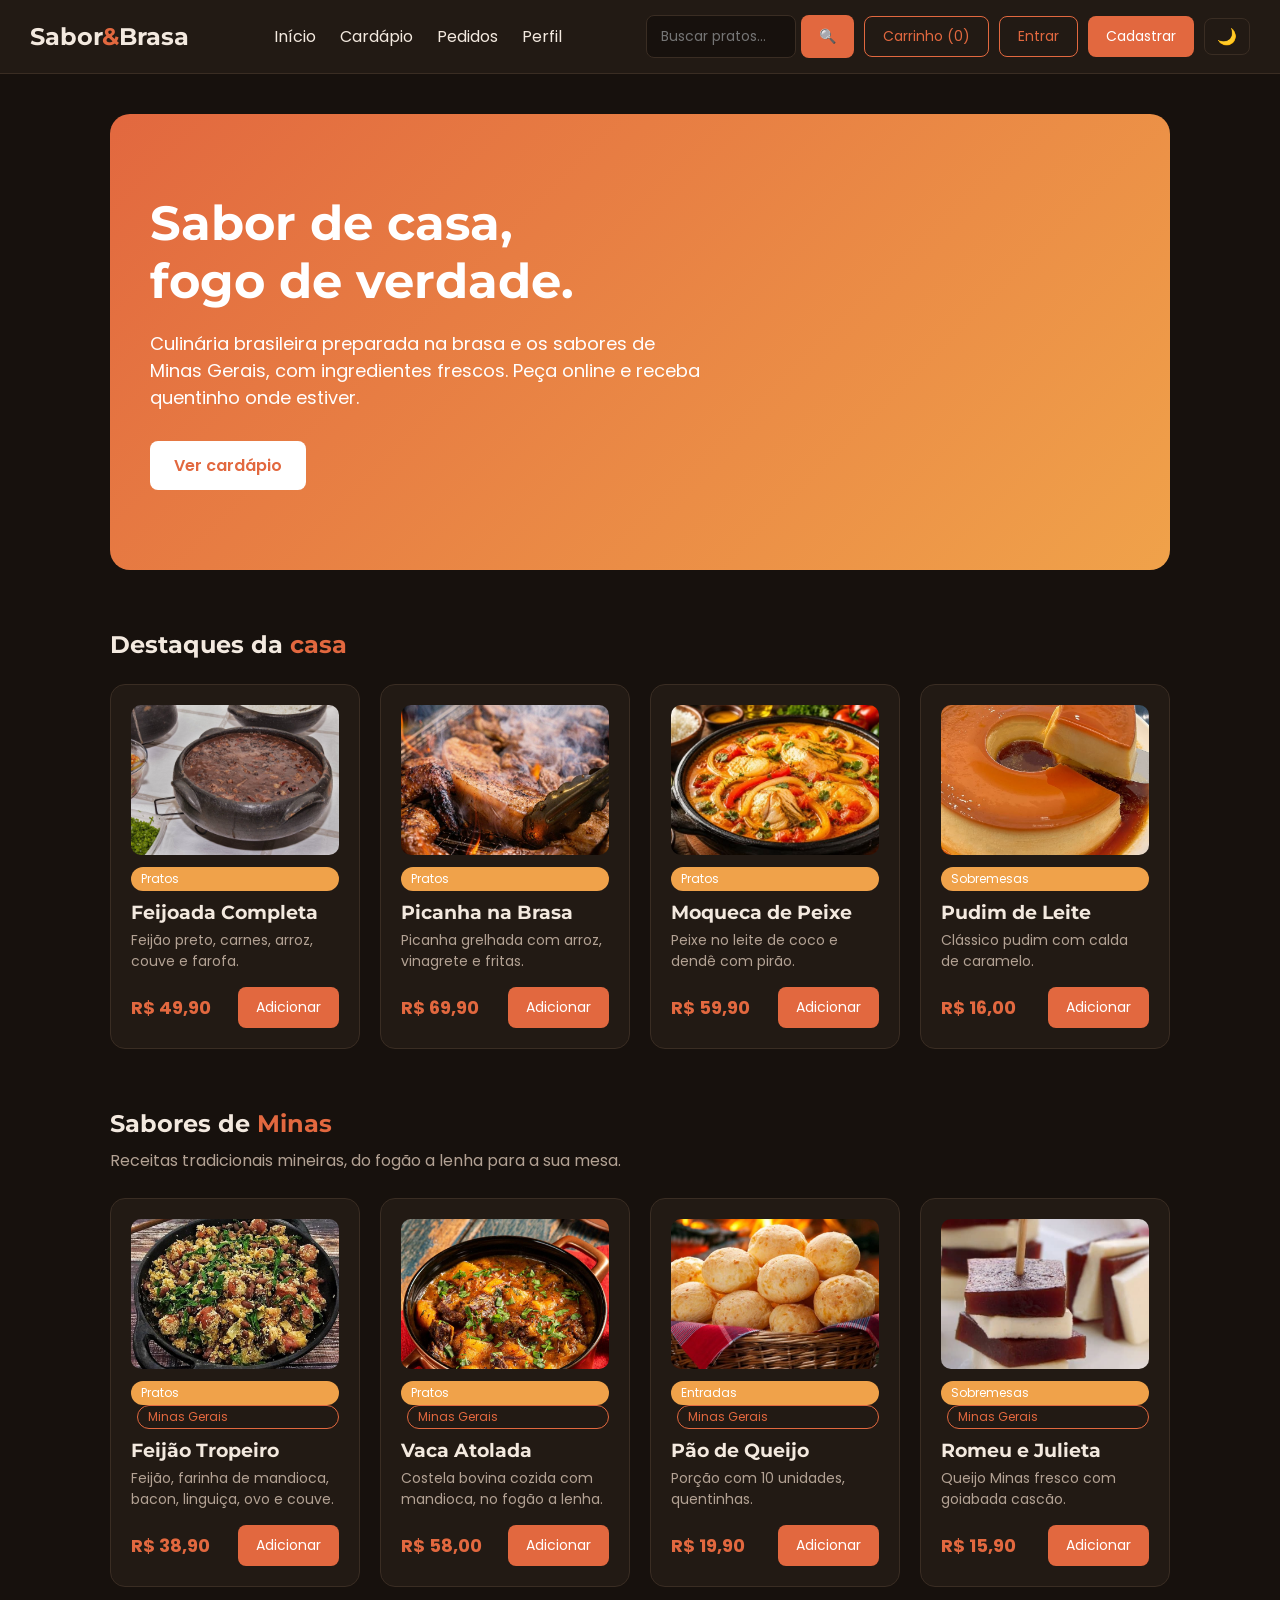
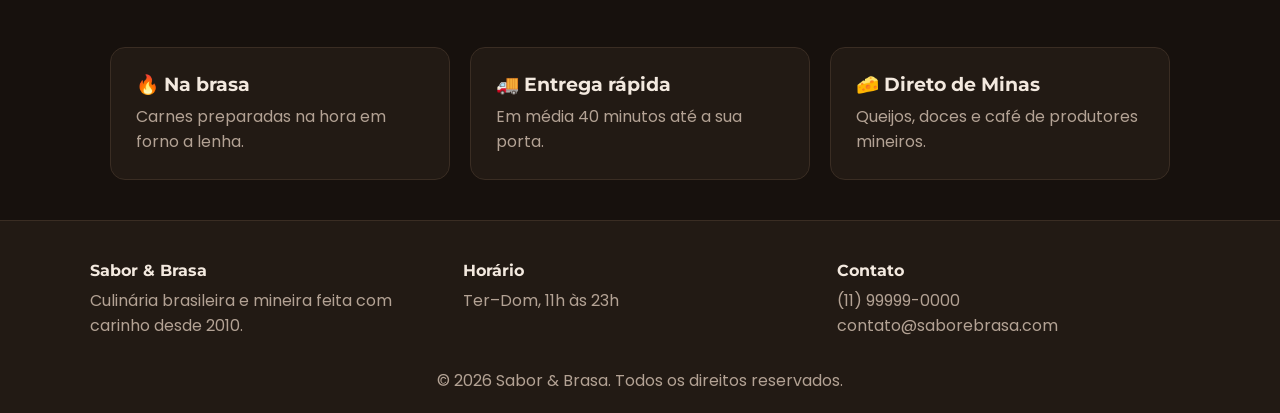
<file: index.html>
<!DOCTYPE html>
<html lang="pt-BR">
<head>
    <meta charset="UTF-8">
    <meta name="viewport" content="width=device-width, initial-scale=1.0">
    <link rel="preconnect" href="https://fonts.googleapis.com">
    <link rel="preconnect" href="https://fonts.gstatic.com" crossorigin>
    <link href="https://fonts.googleapis.com/css2?family=Montserrat:ital,wght@0,100..900;1,100..900&family=Poppins:wght@300;400;500;600;700&display=swap" rel="stylesheet">
    <link rel="stylesheet" href="style.css">
    <title>Restaurante — Sabor & Brasa</title>
</head>
<body id="pagina-home">
    <div class="header">
        <a class="logo" href="index.html">Sabor<span>&</span>Brasa</a>
        <div class="header-menu">
            <a href="index.html">Início</a>
            <a href="produtos.html">Cardápio</a>
            <a href="pedidos.html">Pedidos</a>
            <a href="perfil.html">Perfil</a>
        </div>
        <div class="header-direita">
            <form id="form-busca" class="form-busca">
                <input id="busca-header" class="campo-input" type="text" maxlength="40" placeholder="Buscar pratos...">
                <button class="btn" aria-label="Buscar">🔍</button>
            </form>
            <a class="btn-contorno" href="carrinho.html">Carrinho (<span id="contador">0</span>)</a>
            <span id="saudacao" class="saudacao escondido"></span>
            <button id="btn-sair" class="btn-contorno escondido">Sair</button>
            <button id="btn-login" class="btn-contorno">Entrar</button>
            <a id="btn-cadastro" class="btn" href="cadastro.html">Cadastrar</a>
            <button id="btn-tema" class="btn-tema">🌙</button>
        </div>
    </div>

    <div class="conteudo">
        <div class="hero">
            <h1>Sabor de casa,<br>fogo de verdade.</h1>
            <p>Culinária brasileira preparada na brasa e os sabores de Minas Gerais, com ingredientes frescos. Peça online e receba quentinho onde estiver.</p>
            <a class="btn-hero" href="produtos.html">Ver cardápio</a>
        </div>

        <h2 class="titulo-secao">Destaques da <span>casa</span></h2>
        <div class="grid-produtos">
                <div class="card-produto" data-categoria="Pratos">
                    <div class="card-emoji">
                    <img class="card-foto escondido" data-id="1" alt="Feijoada Completa">
                    <span class="emoji-texto">🍲</span>
                </div>
                    <span class="card-categoria">Pratos</span>
                    <h3>Feijoada Completa</h3>
                    <p>Feijão preto, carnes, arroz, couve e farofa.</p>
                    <div class="card-rodape">
                        <span class="preco">R$ 49,90</span>
                        <button class="btn btn-add" data-id="1">Adicionar</button>
                    </div>
                </div>
                <div class="card-produto" data-categoria="Pratos">
                    <div class="card-emoji">
                    <img class="card-foto escondido" data-id="2" alt="Picanha na Brasa">
                    <span class="emoji-texto">🥩</span>
                </div>
                    <span class="card-categoria">Pratos</span>
                    <h3>Picanha na Brasa</h3>
                    <p>Picanha grelhada com arroz, vinagrete e fritas.</p>
                    <div class="card-rodape">
                        <span class="preco">R$ 69,90</span>
                        <button class="btn btn-add" data-id="2">Adicionar</button>
                    </div>
                </div>
                <div class="card-produto" data-categoria="Pratos">
                    <div class="card-emoji">
                    <img class="card-foto escondido" data-id="3" alt="Moqueca de Peixe">
                    <span class="emoji-texto">🐟</span>
                </div>
                    <span class="card-categoria">Pratos</span>
                    <h3>Moqueca de Peixe</h3>
                    <p>Peixe no leite de coco e dendê com pirão.</p>
                    <div class="card-rodape">
                        <span class="preco">R$ 59,90</span>
                        <button class="btn btn-add" data-id="3">Adicionar</button>
                    </div>
                </div>
                <div class="card-produto" data-categoria="Sobremesas">
                    <div class="card-emoji">
                    <img class="card-foto escondido" data-id="7" alt="Pudim de Leite">
                    <span class="emoji-texto">🍮</span>
                </div>
                    <span class="card-categoria">Sobremesas</span>
                    <h3>Pudim de Leite</h3>
                    <p>Clássico pudim com calda de caramelo.</p>
                    <div class="card-rodape">
                        <span class="preco">R$ 16,00</span>
                        <button class="btn btn-add" data-id="7">Adicionar</button>
                    </div>
                </div>
        </div>

        <h2 class="titulo-secao">Sabores de <span>Minas</span></h2>
        <p class="texto-suave texto-secao">Receitas tradicionais mineiras, do fogão a lenha para a sua mesa.</p>
        <div class="grid-produtos">
                <div class="card-produto" data-categoria="Pratos" data-origem="Minas">
                    <div class="card-emoji">
                    <img class="card-foto escondido" data-id="11" alt="Feijão Tropeiro">
                    <span class="emoji-texto">🍛</span>
                </div>
                    <span class="card-categoria">Pratos</span>
                    <span class="card-selo">Minas Gerais</span>
                    <h3>Feijão Tropeiro</h3>
                    <p>Feijão, farinha de mandioca, bacon, linguiça, ovo e couve.</p>
                    <div class="card-rodape">
                        <span class="preco">R$ 38,90</span>
                        <button class="btn btn-add" data-id="11">Adicionar</button>
                    </div>
                </div>
                <div class="card-produto" data-categoria="Pratos" data-origem="Minas">
                    <div class="card-emoji">
                    <img class="card-foto escondido" data-id="14" alt="Vaca Atolada">
                    <span class="emoji-texto">🍖</span>
                </div>
                    <span class="card-categoria">Pratos</span>
                    <span class="card-selo">Minas Gerais</span>
                    <h3>Vaca Atolada</h3>
                    <p>Costela bovina cozida com mandioca, no fogão a lenha.</p>
                    <div class="card-rodape">
                        <span class="preco">R$ 58,00</span>
                        <button class="btn btn-add" data-id="14">Adicionar</button>
                    </div>
                </div>
                <div class="card-produto" data-categoria="Entradas" data-origem="Minas">
                    <div class="card-emoji">
                    <img class="card-foto escondido" data-id="16" alt="Pão de Queijo">
                    <span class="emoji-texto">🧀</span>
                </div>
                    <span class="card-categoria">Entradas</span>
                    <span class="card-selo">Minas Gerais</span>
                    <h3>Pão de Queijo</h3>
                    <p>Porção com 10 unidades, quentinhas.</p>
                    <div class="card-rodape">
                        <span class="preco">R$ 19,90</span>
                        <button class="btn btn-add" data-id="16">Adicionar</button>
                    </div>
                </div>
                <div class="card-produto" data-categoria="Sobremesas" data-origem="Minas">
                    <div class="card-emoji">
                    <img class="card-foto escondido" data-id="21" alt="Romeu e Julieta">
                    <span class="emoji-texto">🍰</span>
                </div>
                    <span class="card-categoria">Sobremesas</span>
                    <span class="card-selo">Minas Gerais</span>
                    <h3>Romeu e Julieta</h3>
                    <p>Queijo Minas fresco com goiabada cascão.</p>
                    <div class="card-rodape">
                        <span class="preco">R$ 15,90</span>
                        <button class="btn btn-add" data-id="21">Adicionar</button>
                    </div>
                </div>
        </div>

        <div class="grid-info">
            <div class="card-info">
                <h3>🔥 Na brasa</h3>
                <p>Carnes preparadas na hora em forno a lenha.</p>
            </div>
            <div class="card-info">
                <h3>🚚 Entrega rápida</h3>
                <p>Em média 40 minutos até a sua porta.</p>
            </div>
            <div class="card-info">
                <h3>🧀 Direto de Minas</h3>
                <p>Queijos, doces e café de produtores mineiros.</p>
            </div>
        </div>
    </div>

    <div class="footer">
        <div class="footer-cont">
            <div class="footer-col">
                <h4>Sabor & Brasa</h4>
                <p>Culinária brasileira e mineira feita com carinho desde 2010.</p>
            </div>
            <div class="footer-col">
                <h4>Horário</h4>
                <p>Ter–Dom, 11h às 23h</p>
            </div>
            <div class="footer-col">
                <h4>Contato</h4>
                <p>(11) 99999-0000</p>
                <p>contato@saborebrasa.com</p>
            </div>
        </div>
        <p class="footer-direitos">© 2026 Sabor & Brasa. Todos os direitos reservados.</p>
    </div>

    <dialog id="modal-login" class="modal">
        <div class="modal-topo">
            <h2>Entrar</h2>
            <button id="fechar-modal" class="btn-contorno">✕</button>
        </div>
        <form id="form-login" class="form">
            <div>
                <label class="form-label" for="login-email">E-mail</label>
                <input id="login-email" class="campo-input" type="email" maxlength="60" required>
            </div>
            <div>
                <label class="form-label" for="login-senha">Senha</label>
                <input id="login-senha" class="campo-input" type="password" minlength="6" maxlength="20" required>
            </div>
            <p id="erro-login" class="erro escondido">E-mail ou senha inválidos</p>
            <button class="btn">Entrar</button>
            <p class="texto-suave">Não tem conta? <a href="cadastro.html">Cadastre-se</a></p>
        </form>
    </dialog>

    <div id="aviso" class="aviso"></div>

    <script src="script.js"></script>
</body>
</html>
</file>
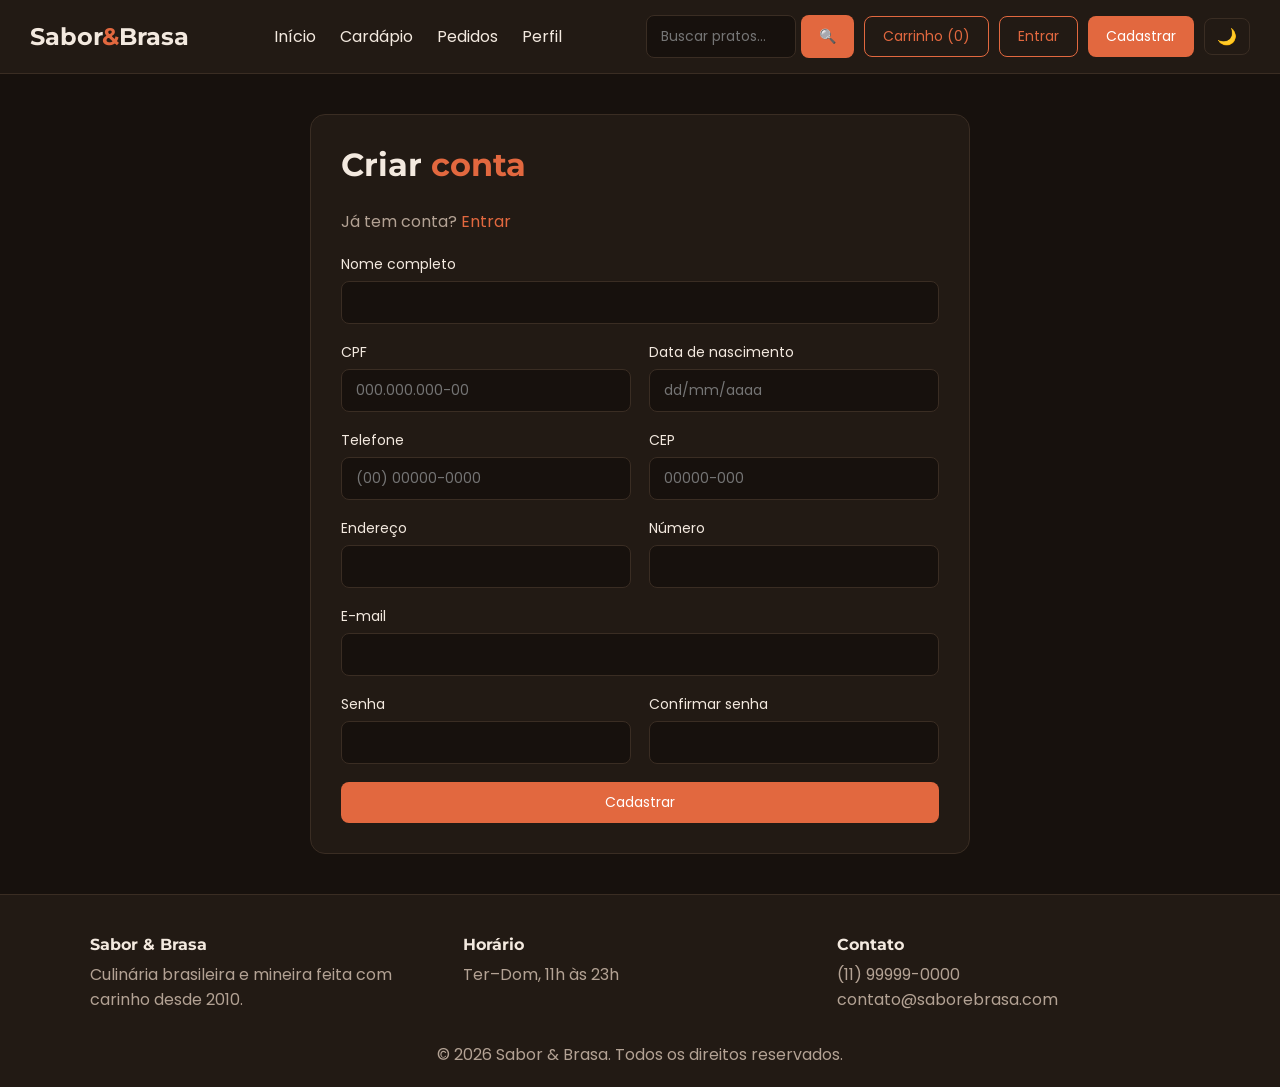
<file: cadastro.html>
<!DOCTYPE html>
<html lang="pt-BR">
<head>
    <meta charset="UTF-8">
    <meta name="viewport" content="width=device-width, initial-scale=1.0">
    <link rel="preconnect" href="https://fonts.googleapis.com">
    <link rel="preconnect" href="https://fonts.gstatic.com" crossorigin>
    <link href="https://fonts.googleapis.com/css2?family=Montserrat:ital,wght@0,100..900;1,100..900&family=Poppins:wght@300;400;500;600;700&display=swap" rel="stylesheet">
    <link rel="stylesheet" href="style.css">
    <title>Cadastro — Sabor & Brasa</title>
</head>
<body id="pagina-cadastro">
    <div class="header">
        <a class="logo" href="index.html">Sabor<span>&</span>Brasa</a>
        <div class="header-menu">
            <a href="index.html">Início</a>
            <a href="produtos.html">Cardápio</a>
            <a href="pedidos.html">Pedidos</a>
            <a href="perfil.html">Perfil</a>
        </div>
        <div class="header-direita">
            <form id="form-busca" class="form-busca">
                <input id="busca-header" class="campo-input" type="text" maxlength="40" placeholder="Buscar pratos...">
                <button class="btn" aria-label="Buscar">🔍</button>
            </form>
            <a class="btn-contorno" href="carrinho.html">Carrinho (<span id="contador">0</span>)</a>
            <span id="saudacao" class="saudacao escondido"></span>
            <button id="btn-sair" class="btn-contorno escondido">Sair</button>
            <button id="btn-login" class="btn-contorno">Entrar</button>
            <a id="btn-cadastro" class="btn" href="cadastro.html">Cadastrar</a>
            <button id="btn-tema" class="btn-tema">🌙</button>
        </div>
    </div>

    <div class="conteudo conteudo-estreito">
        <div class="card-form">
            <h1>Criar <span>conta</span></h1>
            <p class="texto-suave">Já tem conta? <a href="#" id="link-login">Entrar</a></p>
            <form id="form-cadastro" class="form">
                <div>
                    <label class="form-label" for="nome">Nome completo</label>
                    <input id="nome" class="campo-input" type="text" maxlength="60" required>
                </div>
                <div class="form-linha">
                    <div>
                        <label class="form-label" for="cpf">CPF</label>
                        <input id="cpf" class="campo-input" type="text" maxlength="14" placeholder="000.000.000-00" required>
                    </div>
                    <div>
                        <label class="form-label" for="nasc">Data de nascimento</label>
                        <input id="nasc" class="campo-input" type="text" maxlength="10" placeholder="dd/mm/aaaa" required>
                    </div>
                    <div>
                        <label class="form-label" for="tel">Telefone</label>
                        <input id="tel" class="campo-input" type="text" maxlength="15" placeholder="(00) 00000-0000" required>
                    </div>
                    <div>
                        <label class="form-label" for="cep">CEP</label>
                        <input id="cep" class="campo-input" type="text" maxlength="9" placeholder="00000-000" required>
                    </div>
                </div>
                <div class="form-linha">
                    <div>
                        <label class="form-label" for="endereco">Endereço</label>
                        <input id="endereco" class="campo-input" type="text" maxlength="80" required>
                    </div>
                    <div>
                        <label class="form-label" for="numero">Número</label>
                        <input id="numero" class="campo-input" type="text" maxlength="6" required>
                    </div>
                </div>
                <div>
                    <label class="form-label" for="email">E-mail</label>
                    <input id="email" class="campo-input" type="email" maxlength="60" required>
                </div>
                <div class="form-linha">
                    <div>
                        <label class="form-label" for="senha">Senha</label>
                        <input id="senha" class="campo-input" type="password" minlength="6" maxlength="20" required>
                    </div>
                    <div>
                        <label class="form-label" for="senha2">Confirmar senha</label>
                        <input id="senha2" class="campo-input" type="password" minlength="6" maxlength="20" required>
                    </div>
                </div>
                <button class="btn">Cadastrar</button>
            </form>
        </div>
    </div>

    <div class="footer">
        <div class="footer-cont">
            <div class="footer-col">
                <h4>Sabor & Brasa</h4>
                <p>Culinária brasileira e mineira feita com carinho desde 2010.</p>
            </div>
            <div class="footer-col">
                <h4>Horário</h4>
                <p>Ter–Dom, 11h às 23h</p>
            </div>
            <div class="footer-col">
                <h4>Contato</h4>
                <p>(11) 99999-0000</p>
                <p>contato@saborebrasa.com</p>
            </div>
        </div>
        <p class="footer-direitos">© 2026 Sabor & Brasa. Todos os direitos reservados.</p>
    </div>

    <dialog id="modal-login" class="modal">
        <div class="modal-topo">
            <h2>Entrar</h2>
            <button id="fechar-modal" class="btn-contorno">✕</button>
        </div>
        <form id="form-login" class="form">
            <div>
                <label class="form-label" for="login-email">E-mail</label>
                <input id="login-email" class="campo-input" type="email" maxlength="60" required>
            </div>
            <div>
                <label class="form-label" for="login-senha">Senha</label>
                <input id="login-senha" class="campo-input" type="password" minlength="6" maxlength="20" required>
            </div>
            <p id="erro-login" class="erro escondido">E-mail ou senha inválidos</p>
            <button class="btn">Entrar</button>
            <p class="texto-suave">Não tem conta? <a href="cadastro.html">Cadastre-se</a></p>
        </form>
    </dialog>

    <div id="aviso" class="aviso"></div>

    <script src="script.js"></script>
</body>
</html>
</file>
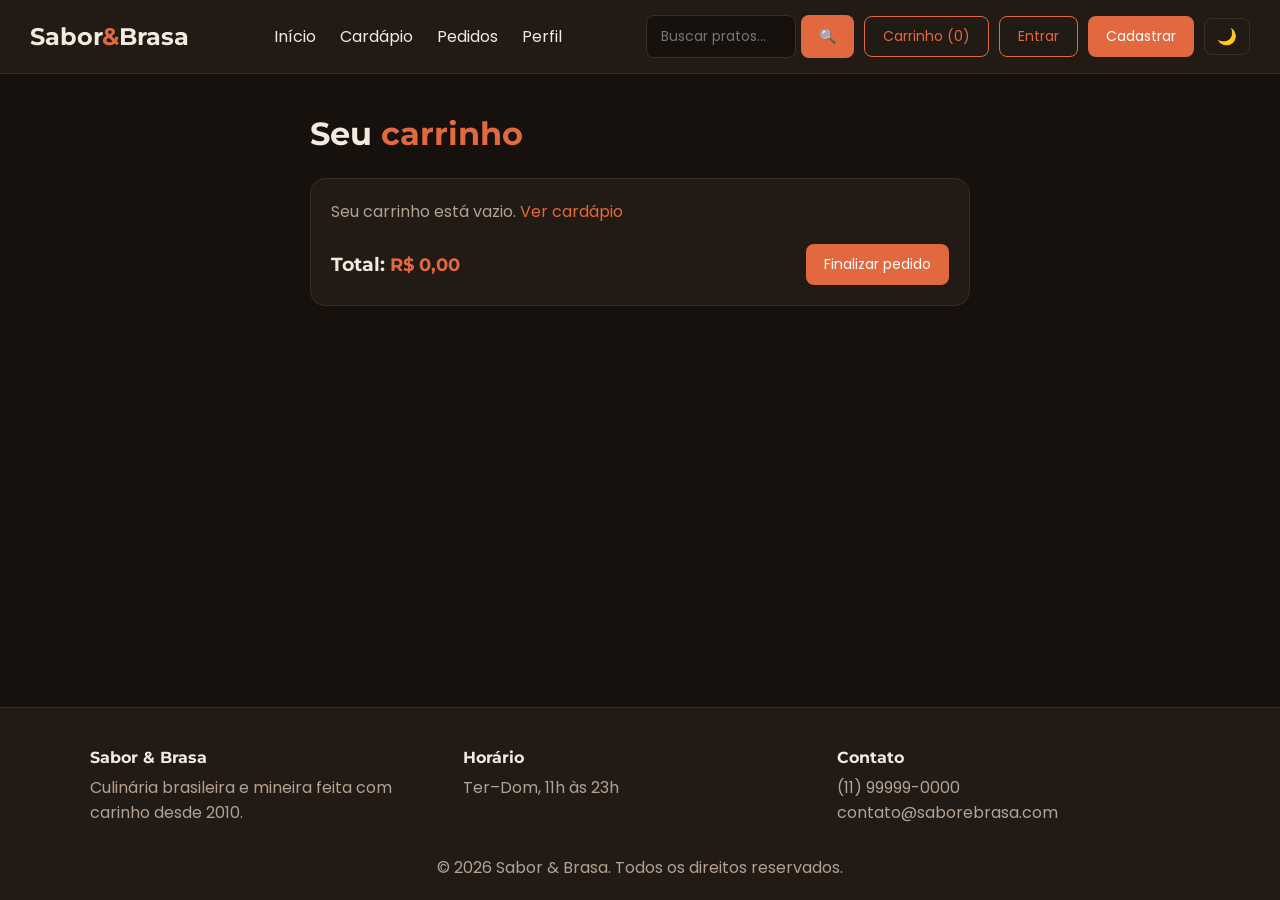
<file: carrinho.html>
<!DOCTYPE html>
<html lang="pt-BR">
<head>
    <meta charset="UTF-8">
    <meta name="viewport" content="width=device-width, initial-scale=1.0">
    <link rel="preconnect" href="https://fonts.googleapis.com">
    <link rel="preconnect" href="https://fonts.gstatic.com" crossorigin>
    <link href="https://fonts.googleapis.com/css2?family=Montserrat:ital,wght@0,100..900;1,100..900&family=Poppins:wght@300;400;500;600;700&display=swap" rel="stylesheet">
    <link rel="stylesheet" href="style.css">
    <title>Carrinho — Sabor & Brasa</title>
</head>
<body id="pagina-carrinho">
    <div class="header">
        <a class="logo" href="index.html">Sabor<span>&</span>Brasa</a>
        <div class="header-menu">
            <a href="index.html">Início</a>
            <a href="produtos.html">Cardápio</a>
            <a href="pedidos.html">Pedidos</a>
            <a href="perfil.html">Perfil</a>
        </div>
        <div class="header-direita">
            <form id="form-busca" class="form-busca">
                <input id="busca-header" class="campo-input" type="text" maxlength="40" placeholder="Buscar pratos...">
                <button class="btn" aria-label="Buscar">🔍</button>
            </form>
            <a class="btn-contorno" href="carrinho.html">Carrinho (<span id="contador">0</span>)</a>
            <span id="saudacao" class="saudacao escondido"></span>
            <button id="btn-sair" class="btn-contorno escondido">Sair</button>
            <button id="btn-login" class="btn-contorno">Entrar</button>
            <a id="btn-cadastro" class="btn" href="cadastro.html">Cadastrar</a>
            <button id="btn-tema" class="btn-tema">🌙</button>
        </div>
    </div>

    <div class="conteudo conteudo-estreito">
        <h1>Seu <span>carrinho</span></h1>
        <div class="card-lista">
            <p id="carrinho-vazio" class="texto-suave escondido">Seu carrinho está vazio. <a href="produtos.html">Ver cardápio</a></p>
            <div class="linha-carrinho escondido" id="linha-1">
                <div class="linha-info">
                    <h4>🍲 Feijoada Completa</h4>
                    <p class="texto-suave">R$ 49,90</p>
                </div>
                <div class="linha-qtd">
                    <button class="btn-qtd" data-id="1" data-acao="menos">−</button>
                    <span id="qtd-1">0</span>
                    <button class="btn-qtd" data-id="1" data-acao="mais">+</button>
                    <button class="btn-contorno btn-remover" data-id="1">Remover</button>
                </div>
            </div>
            <div class="linha-carrinho escondido" id="linha-2">
                <div class="linha-info">
                    <h4>🥩 Picanha na Brasa</h4>
                    <p class="texto-suave">R$ 69,90</p>
                </div>
                <div class="linha-qtd">
                    <button class="btn-qtd" data-id="2" data-acao="menos">−</button>
                    <span id="qtd-2">0</span>
                    <button class="btn-qtd" data-id="2" data-acao="mais">+</button>
                    <button class="btn-contorno btn-remover" data-id="2">Remover</button>
                </div>
            </div>
            <div class="linha-carrinho escondido" id="linha-3">
                <div class="linha-info">
                    <h4>🐟 Moqueca de Peixe</h4>
                    <p class="texto-suave">R$ 59,90</p>
                </div>
                <div class="linha-qtd">
                    <button class="btn-qtd" data-id="3" data-acao="menos">−</button>
                    <span id="qtd-3">0</span>
                    <button class="btn-qtd" data-id="3" data-acao="mais">+</button>
                    <button class="btn-contorno btn-remover" data-id="3">Remover</button>
                </div>
            </div>
            <div class="linha-carrinho escondido" id="linha-4">
                <div class="linha-info">
                    <h4>🍚 Risoto de Cogumelos</h4>
                    <p class="texto-suave">R$ 52,00</p>
                </div>
                <div class="linha-qtd">
                    <button class="btn-qtd" data-id="4" data-acao="menos">−</button>
                    <span id="qtd-4">0</span>
                    <button class="btn-qtd" data-id="4" data-acao="mais">+</button>
                    <button class="btn-contorno btn-remover" data-id="4">Remover</button>
                </div>
            </div>
            <div class="linha-carrinho escondido" id="linha-5">
                <div class="linha-info">
                    <h4>🥟 Pastel de Queijo</h4>
                    <p class="texto-suave">R$ 14,90</p>
                </div>
                <div class="linha-qtd">
                    <button class="btn-qtd" data-id="5" data-acao="menos">−</button>
                    <span id="qtd-5">0</span>
                    <button class="btn-qtd" data-id="5" data-acao="mais">+</button>
                    <button class="btn-contorno btn-remover" data-id="5">Remover</button>
                </div>
            </div>
            <div class="linha-carrinho escondido" id="linha-6">
                <div class="linha-info">
                    <h4>🧆 Bolinho de Bacalhau</h4>
                    <p class="texto-suave">R$ 24,90</p>
                </div>
                <div class="linha-qtd">
                    <button class="btn-qtd" data-id="6" data-acao="menos">−</button>
                    <span id="qtd-6">0</span>
                    <button class="btn-qtd" data-id="6" data-acao="mais">+</button>
                    <button class="btn-contorno btn-remover" data-id="6">Remover</button>
                </div>
            </div>
            <div class="linha-carrinho escondido" id="linha-7">
                <div class="linha-info">
                    <h4>🍮 Pudim de Leite</h4>
                    <p class="texto-suave">R$ 16,00</p>
                </div>
                <div class="linha-qtd">
                    <button class="btn-qtd" data-id="7" data-acao="menos">−</button>
                    <span id="qtd-7">0</span>
                    <button class="btn-qtd" data-id="7" data-acao="mais">+</button>
                    <button class="btn-contorno btn-remover" data-id="7">Remover</button>
                </div>
            </div>
            <div class="linha-carrinho escondido" id="linha-8">
                <div class="linha-info">
                    <h4>🍫 Brigadeiro Gourmet</h4>
                    <p class="texto-suave">R$ 12,00</p>
                </div>
                <div class="linha-qtd">
                    <button class="btn-qtd" data-id="8" data-acao="menos">−</button>
                    <span id="qtd-8">0</span>
                    <button class="btn-qtd" data-id="8" data-acao="mais">+</button>
                    <button class="btn-contorno btn-remover" data-id="8">Remover</button>
                </div>
            </div>
            <div class="linha-carrinho escondido" id="linha-9">
                <div class="linha-info">
                    <h4>🧃 Suco Natural</h4>
                    <p class="texto-suave">R$ 9,90</p>
                </div>
                <div class="linha-qtd">
                    <button class="btn-qtd" data-id="9" data-acao="menos">−</button>
                    <span id="qtd-9">0</span>
                    <button class="btn-qtd" data-id="9" data-acao="mais">+</button>
                    <button class="btn-contorno btn-remover" data-id="9">Remover</button>
                </div>
            </div>
            <div class="linha-carrinho escondido" id="linha-10">
                <div class="linha-info">
                    <h4>🍹 Caipirinha</h4>
                    <p class="texto-suave">R$ 18,00</p>
                </div>
                <div class="linha-qtd">
                    <button class="btn-qtd" data-id="10" data-acao="menos">−</button>
                    <span id="qtd-10">0</span>
                    <button class="btn-qtd" data-id="10" data-acao="mais">+</button>
                    <button class="btn-contorno btn-remover" data-id="10">Remover</button>
                </div>
            </div>
            <div class="linha-carrinho escondido" id="linha-11">
                <div class="linha-info">
                    <h4>🍛 Feijão Tropeiro</h4>
                    <p class="texto-suave">R$ 38,90</p>
                </div>
                <div class="linha-qtd">
                    <button class="btn-qtd" data-id="11" data-acao="menos">−</button>
                    <span id="qtd-11">0</span>
                    <button class="btn-qtd" data-id="11" data-acao="mais">+</button>
                    <button class="btn-contorno btn-remover" data-id="11">Remover</button>
                </div>
            </div>
            <div class="linha-carrinho escondido" id="linha-12">
                <div class="linha-info">
                    <h4>🍗 Frango com Quiabo</h4>
                    <p class="texto-suave">R$ 42,00</p>
                </div>
                <div class="linha-qtd">
                    <button class="btn-qtd" data-id="12" data-acao="menos">−</button>
                    <span id="qtd-12">0</span>
                    <button class="btn-qtd" data-id="12" data-acao="mais">+</button>
                    <button class="btn-contorno btn-remover" data-id="12">Remover</button>
                </div>
            </div>
            <div class="linha-carrinho escondido" id="linha-13">
                <div class="linha-info">
                    <h4>🥘 Tutu de Feijão</h4>
                    <p class="texto-suave">R$ 44,90</p>
                </div>
                <div class="linha-qtd">
                    <button class="btn-qtd" data-id="13" data-acao="menos">−</button>
                    <span id="qtd-13">0</span>
                    <button class="btn-qtd" data-id="13" data-acao="mais">+</button>
                    <button class="btn-contorno btn-remover" data-id="13">Remover</button>
                </div>
            </div>
            <div class="linha-carrinho escondido" id="linha-14">
                <div class="linha-info">
                    <h4>🍖 Vaca Atolada</h4>
                    <p class="texto-suave">R$ 58,00</p>
                </div>
                <div class="linha-qtd">
                    <button class="btn-qtd" data-id="14" data-acao="menos">−</button>
                    <span id="qtd-14">0</span>
                    <button class="btn-qtd" data-id="14" data-acao="mais">+</button>
                    <button class="btn-contorno btn-remover" data-id="14">Remover</button>
                </div>
            </div>
            <div class="linha-carrinho escondido" id="linha-15">
                <div class="linha-info">
                    <h4>🐖 Leitão à Pururuca</h4>
                    <p class="texto-suave">R$ 64,90</p>
                </div>
                <div class="linha-qtd">
                    <button class="btn-qtd" data-id="15" data-acao="menos">−</button>
                    <span id="qtd-15">0</span>
                    <button class="btn-qtd" data-id="15" data-acao="mais">+</button>
                    <button class="btn-contorno btn-remover" data-id="15">Remover</button>
                </div>
            </div>
            <div class="linha-carrinho escondido" id="linha-16">
                <div class="linha-info">
                    <h4>🧀 Pão de Queijo</h4>
                    <p class="texto-suave">R$ 19,90</p>
                </div>
                <div class="linha-qtd">
                    <button class="btn-qtd" data-id="16" data-acao="menos">−</button>
                    <span id="qtd-16">0</span>
                    <button class="btn-qtd" data-id="16" data-acao="mais">+</button>
                    <button class="btn-contorno btn-remover" data-id="16">Remover</button>
                </div>
            </div>
            <div class="linha-carrinho escondido" id="linha-17">
                <div class="linha-info">
                    <h4>🥓 Torresmo Crocante</h4>
                    <p class="texto-suave">R$ 26,90</p>
                </div>
                <div class="linha-qtd">
                    <button class="btn-qtd" data-id="17" data-acao="menos">−</button>
                    <span id="qtd-17">0</span>
                    <button class="btn-qtd" data-id="17" data-acao="mais">+</button>
                    <button class="btn-contorno btn-remover" data-id="17">Remover</button>
                </div>
            </div>
            <div class="linha-carrinho escondido" id="linha-18">
                <div class="linha-info">
                    <h4>🍢 Queijo Minas Frito</h4>
                    <p class="texto-suave">R$ 28,90</p>
                </div>
                <div class="linha-qtd">
                    <button class="btn-qtd" data-id="18" data-acao="menos">−</button>
                    <span id="qtd-18">0</span>
                    <button class="btn-qtd" data-id="18" data-acao="mais">+</button>
                    <button class="btn-contorno btn-remover" data-id="18">Remover</button>
                </div>
            </div>
            <div class="linha-carrinho escondido" id="linha-19">
                <div class="linha-info">
                    <h4>🍟 Mandioca Frita</h4>
                    <p class="texto-suave">R$ 22,00</p>
                </div>
                <div class="linha-qtd">
                    <button class="btn-qtd" data-id="19" data-acao="menos">−</button>
                    <span id="qtd-19">0</span>
                    <button class="btn-qtd" data-id="19" data-acao="mais">+</button>
                    <button class="btn-contorno btn-remover" data-id="19">Remover</button>
                </div>
            </div>
            <div class="linha-carrinho escondido" id="linha-20">
                <div class="linha-info">
                    <h4>🌽 Pastel de Angu</h4>
                    <p class="texto-suave">R$ 21,90</p>
                </div>
                <div class="linha-qtd">
                    <button class="btn-qtd" data-id="20" data-acao="menos">−</button>
                    <span id="qtd-20">0</span>
                    <button class="btn-qtd" data-id="20" data-acao="mais">+</button>
                    <button class="btn-contorno btn-remover" data-id="20">Remover</button>
                </div>
            </div>
            <div class="linha-carrinho escondido" id="linha-21">
                <div class="linha-info">
                    <h4>🍰 Romeu e Julieta</h4>
                    <p class="texto-suave">R$ 15,90</p>
                </div>
                <div class="linha-qtd">
                    <button class="btn-qtd" data-id="21" data-acao="menos">−</button>
                    <span id="qtd-21">0</span>
                    <button class="btn-qtd" data-id="21" data-acao="mais">+</button>
                    <button class="btn-contorno btn-remover" data-id="21">Remover</button>
                </div>
            </div>
            <div class="linha-carrinho escondido" id="linha-22">
                <div class="linha-info">
                    <h4>🧁 Bolo de Fubá</h4>
                    <p class="texto-suave">R$ 13,50</p>
                </div>
                <div class="linha-qtd">
                    <button class="btn-qtd" data-id="22" data-acao="menos">−</button>
                    <span id="qtd-22">0</span>
                    <button class="btn-qtd" data-id="22" data-acao="mais">+</button>
                    <button class="btn-contorno btn-remover" data-id="22">Remover</button>
                </div>
            </div>
            <div class="linha-carrinho escondido" id="linha-23">
                <div class="linha-info">
                    <h4>🍯 Doce de Leite Caseiro</h4>
                    <p class="texto-suave">R$ 14,90</p>
                </div>
                <div class="linha-qtd">
                    <button class="btn-qtd" data-id="23" data-acao="menos">−</button>
                    <span id="qtd-23">0</span>
                    <button class="btn-qtd" data-id="23" data-acao="mais">+</button>
                    <button class="btn-contorno btn-remover" data-id="23">Remover</button>
                </div>
            </div>
            <div class="linha-carrinho escondido" id="linha-24">
                <div class="linha-info">
                    <h4>🥜 Pé de Moleque</h4>
                    <p class="texto-suave">R$ 11,90</p>
                </div>
                <div class="linha-qtd">
                    <button class="btn-qtd" data-id="24" data-acao="menos">−</button>
                    <span id="qtd-24">0</span>
                    <button class="btn-qtd" data-id="24" data-acao="mais">+</button>
                    <button class="btn-contorno btn-remover" data-id="24">Remover</button>
                </div>
            </div>
            <div class="linha-carrinho escondido" id="linha-25">
                <div class="linha-info">
                    <h4>☕ Café Mineiro</h4>
                    <p class="texto-suave">R$ 6,90</p>
                </div>
                <div class="linha-qtd">
                    <button class="btn-qtd" data-id="25" data-acao="menos">−</button>
                    <span id="qtd-25">0</span>
                    <button class="btn-qtd" data-id="25" data-acao="mais">+</button>
                    <button class="btn-contorno btn-remover" data-id="25">Remover</button>
                </div>
            </div>
            <div class="linha-carrinho escondido" id="linha-26">
                <div class="linha-info">
                    <h4>🥃 Cachaça de Salinas</h4>
                    <p class="texto-suave">R$ 16,90</p>
                </div>
                <div class="linha-qtd">
                    <button class="btn-qtd" data-id="26" data-acao="menos">−</button>
                    <span id="qtd-26">0</span>
                    <button class="btn-qtd" data-id="26" data-acao="mais">+</button>
                    <button class="btn-contorno btn-remover" data-id="26">Remover</button>
                </div>
            </div>
            <div class="linha-carrinho escondido" id="linha-27">
                <div class="linha-info">
                    <h4>🍵 Quentão</h4>
                    <p class="texto-suave">R$ 12,90</p>
                </div>
                <div class="linha-qtd">
                    <button class="btn-qtd" data-id="27" data-acao="menos">−</button>
                    <span id="qtd-27">0</span>
                    <button class="btn-qtd" data-id="27" data-acao="mais">+</button>
                    <button class="btn-contorno btn-remover" data-id="27">Remover</button>
                </div>
            </div>
            <div class="carrinho-total">
                <h3>Total: <span id="total" class="preco">R$ 0,00</span></h3>
                <button id="btn-finalizar" class="btn">Finalizar pedido</button>
            </div>
        </div>
    </div>

    <div class="footer">
        <div class="footer-cont">
            <div class="footer-col">
                <h4>Sabor & Brasa</h4>
                <p>Culinária brasileira e mineira feita com carinho desde 2010.</p>
            </div>
            <div class="footer-col">
                <h4>Horário</h4>
                <p>Ter–Dom, 11h às 23h</p>
            </div>
            <div class="footer-col">
                <h4>Contato</h4>
                <p>(11) 99999-0000</p>
                <p>contato@saborebrasa.com</p>
            </div>
        </div>
        <p class="footer-direitos">© 2026 Sabor & Brasa. Todos os direitos reservados.</p>
    </div>

    <dialog id="modal-login" class="modal">
        <div class="modal-topo">
            <h2>Entrar</h2>
            <button id="fechar-modal" class="btn-contorno">✕</button>
        </div>
        <form id="form-login" class="form">
            <div>
                <label class="form-label" for="login-email">E-mail</label>
                <input id="login-email" class="campo-input" type="email" maxlength="60" required>
            </div>
            <div>
                <label class="form-label" for="login-senha">Senha</label>
                <input id="login-senha" class="campo-input" type="password" minlength="6" maxlength="20" required>
            </div>
            <p id="erro-login" class="erro escondido">E-mail ou senha inválidos</p>
            <button class="btn">Entrar</button>
            <p class="texto-suave">Não tem conta? <a href="cadastro.html">Cadastre-se</a></p>
        </form>
    </dialog>

    <div id="aviso" class="aviso"></div>

    <script src="script.js"></script>
</body>
</html>
</file>
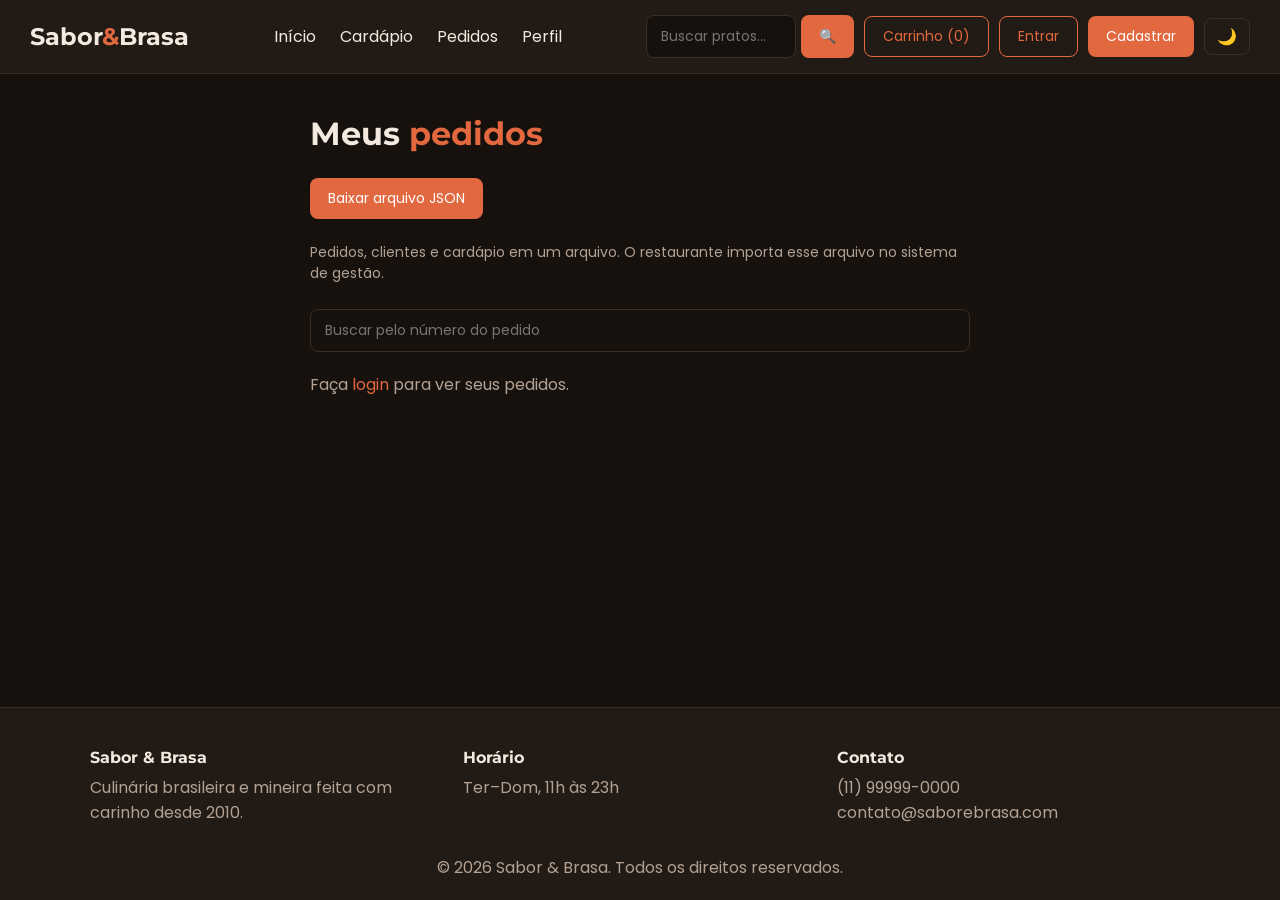
<file: pedidos.html>
<!DOCTYPE html>
<html lang="pt-BR">
<head>
    <meta charset="UTF-8">
    <meta name="viewport" content="width=device-width, initial-scale=1.0">
    <link rel="preconnect" href="https://fonts.googleapis.com">
    <link rel="preconnect" href="https://fonts.gstatic.com" crossorigin>
    <link href="https://fonts.googleapis.com/css2?family=Montserrat:ital,wght@0,100..900;1,100..900&family=Poppins:wght@300;400;500;600;700&display=swap" rel="stylesheet">
    <link rel="stylesheet" href="style.css">
    <title>Meus pedidos — Sabor & Brasa</title>
</head>
<body id="pagina-pedidos">
    <div class="header">
        <a class="logo" href="index.html">Sabor<span>&</span>Brasa</a>
        <div class="header-menu">
            <a href="index.html">Início</a>
            <a href="produtos.html">Cardápio</a>
            <a href="pedidos.html">Pedidos</a>
            <a href="perfil.html">Perfil</a>
        </div>
        <div class="header-direita">
            <form id="form-busca" class="form-busca">
                <input id="busca-header" class="campo-input" type="text" maxlength="40" placeholder="Buscar pratos...">
                <button class="btn" aria-label="Buscar">🔍</button>
            </form>
            <a class="btn-contorno" href="carrinho.html">Carrinho (<span id="contador">0</span>)</a>
            <span id="saudacao" class="saudacao escondido"></span>
            <button id="btn-sair" class="btn-contorno escondido">Sair</button>
            <button id="btn-login" class="btn-contorno">Entrar</button>
            <a id="btn-cadastro" class="btn" href="cadastro.html">Cadastrar</a>
            <button id="btn-tema" class="btn-tema">🌙</button>
        </div>
    </div>

    <div class="conteudo conteudo-estreito">
        <h1>Meus <span>pedidos</span></h1>
        <div class="acoes-pedidos">
            <button id="btn-baixar" class="btn">Baixar arquivo JSON</button>
            <p class="texto-suave">Pedidos, clientes e cardápio em um arquivo. O restaurante importa esse arquivo no sistema de gestão.</p>
        </div>
        <input id="busca-pedido" class="campo-input campo-filtro" type="text" maxlength="13" placeholder="Buscar pelo número do pedido">
        <p id="aviso-login" class="texto-suave">Faça <a href="#" id="link-login">login</a> para ver seus pedidos.</p>
        <div id="lista-pedidos">
            <div class="card-pedido escondido" id="pedido-1">
                <div class="pedido-topo">
                    <h3>Pedido #<span id="numero-1"></span></h3>
                    <span class="status" id="status-1"></span>
                </div>
                <p class="texto-suave" id="data-1"></p>
                <p id="itens-1"></p>
                <p class="preco" id="total-1"></p>
            </div>
            <div class="card-pedido escondido" id="pedido-2">
                <div class="pedido-topo">
                    <h3>Pedido #<span id="numero-2"></span></h3>
                    <span class="status" id="status-2"></span>
                </div>
                <p class="texto-suave" id="data-2"></p>
                <p id="itens-2"></p>
                <p class="preco" id="total-2"></p>
            </div>
            <div class="card-pedido escondido" id="pedido-3">
                <div class="pedido-topo">
                    <h3>Pedido #<span id="numero-3"></span></h3>
                    <span class="status" id="status-3"></span>
                </div>
                <p class="texto-suave" id="data-3"></p>
                <p id="itens-3"></p>
                <p class="preco" id="total-3"></p>
            </div>
            <div class="card-pedido escondido" id="pedido-4">
                <div class="pedido-topo">
                    <h3>Pedido #<span id="numero-4"></span></h3>
                    <span class="status" id="status-4"></span>
                </div>
                <p class="texto-suave" id="data-4"></p>
                <p id="itens-4"></p>
                <p class="preco" id="total-4"></p>
            </div>
            <div class="card-pedido escondido" id="pedido-5">
                <div class="pedido-topo">
                    <h3>Pedido #<span id="numero-5"></span></h3>
                    <span class="status" id="status-5"></span>
                </div>
                <p class="texto-suave" id="data-5"></p>
                <p id="itens-5"></p>
                <p class="preco" id="total-5"></p>
            </div>
            <div class="card-pedido escondido" id="pedido-6">
                <div class="pedido-topo">
                    <h3>Pedido #<span id="numero-6"></span></h3>
                    <span class="status" id="status-6"></span>
                </div>
                <p class="texto-suave" id="data-6"></p>
                <p id="itens-6"></p>
                <p class="preco" id="total-6"></p>
            </div>
            <div class="card-pedido escondido" id="pedido-7">
                <div class="pedido-topo">
                    <h3>Pedido #<span id="numero-7"></span></h3>
                    <span class="status" id="status-7"></span>
                </div>
                <p class="texto-suave" id="data-7"></p>
                <p id="itens-7"></p>
                <p class="preco" id="total-7"></p>
            </div>
            <div class="card-pedido escondido" id="pedido-8">
                <div class="pedido-topo">
                    <h3>Pedido #<span id="numero-8"></span></h3>
                    <span class="status" id="status-8"></span>
                </div>
                <p class="texto-suave" id="data-8"></p>
                <p id="itens-8"></p>
                <p class="preco" id="total-8"></p>
            </div>
            <div class="card-pedido escondido" id="pedido-9">
                <div class="pedido-topo">
                    <h3>Pedido #<span id="numero-9"></span></h3>
                    <span class="status" id="status-9"></span>
                </div>
                <p class="texto-suave" id="data-9"></p>
                <p id="itens-9"></p>
                <p class="preco" id="total-9"></p>
            </div>
            <div class="card-pedido escondido" id="pedido-10">
                <div class="pedido-topo">
                    <h3>Pedido #<span id="numero-10"></span></h3>
                    <span class="status" id="status-10"></span>
                </div>
                <p class="texto-suave" id="data-10"></p>
                <p id="itens-10"></p>
                <p class="preco" id="total-10"></p>
            </div>
            <p id="sem-pedidos" class="texto-suave escondido">Nenhum pedido encontrado.</p>
        </div>
    </div>

    <div class="footer">
        <div class="footer-cont">
            <div class="footer-col">
                <h4>Sabor & Brasa</h4>
                <p>Culinária brasileira e mineira feita com carinho desde 2010.</p>
            </div>
            <div class="footer-col">
                <h4>Horário</h4>
                <p>Ter–Dom, 11h às 23h</p>
            </div>
            <div class="footer-col">
                <h4>Contato</h4>
                <p>(11) 99999-0000</p>
                <p>contato@saborebrasa.com</p>
            </div>
        </div>
        <p class="footer-direitos">© 2026 Sabor & Brasa. Todos os direitos reservados.</p>
    </div>

    <dialog id="modal-login" class="modal">
        <div class="modal-topo">
            <h2>Entrar</h2>
            <button id="fechar-modal" class="btn-contorno">✕</button>
        </div>
        <form id="form-login" class="form">
            <div>
                <label class="form-label" for="login-email">E-mail</label>
                <input id="login-email" class="campo-input" type="email" maxlength="60" required>
            </div>
            <div>
                <label class="form-label" for="login-senha">Senha</label>
                <input id="login-senha" class="campo-input" type="password" minlength="6" maxlength="20" required>
            </div>
            <p id="erro-login" class="erro escondido">E-mail ou senha inválidos</p>
            <button class="btn">Entrar</button>
            <p class="texto-suave">Não tem conta? <a href="cadastro.html">Cadastre-se</a></p>
        </form>
    </dialog>

    <div id="aviso" class="aviso"></div>

    <script src="script.js"></script>
</body>
</html>
</file>
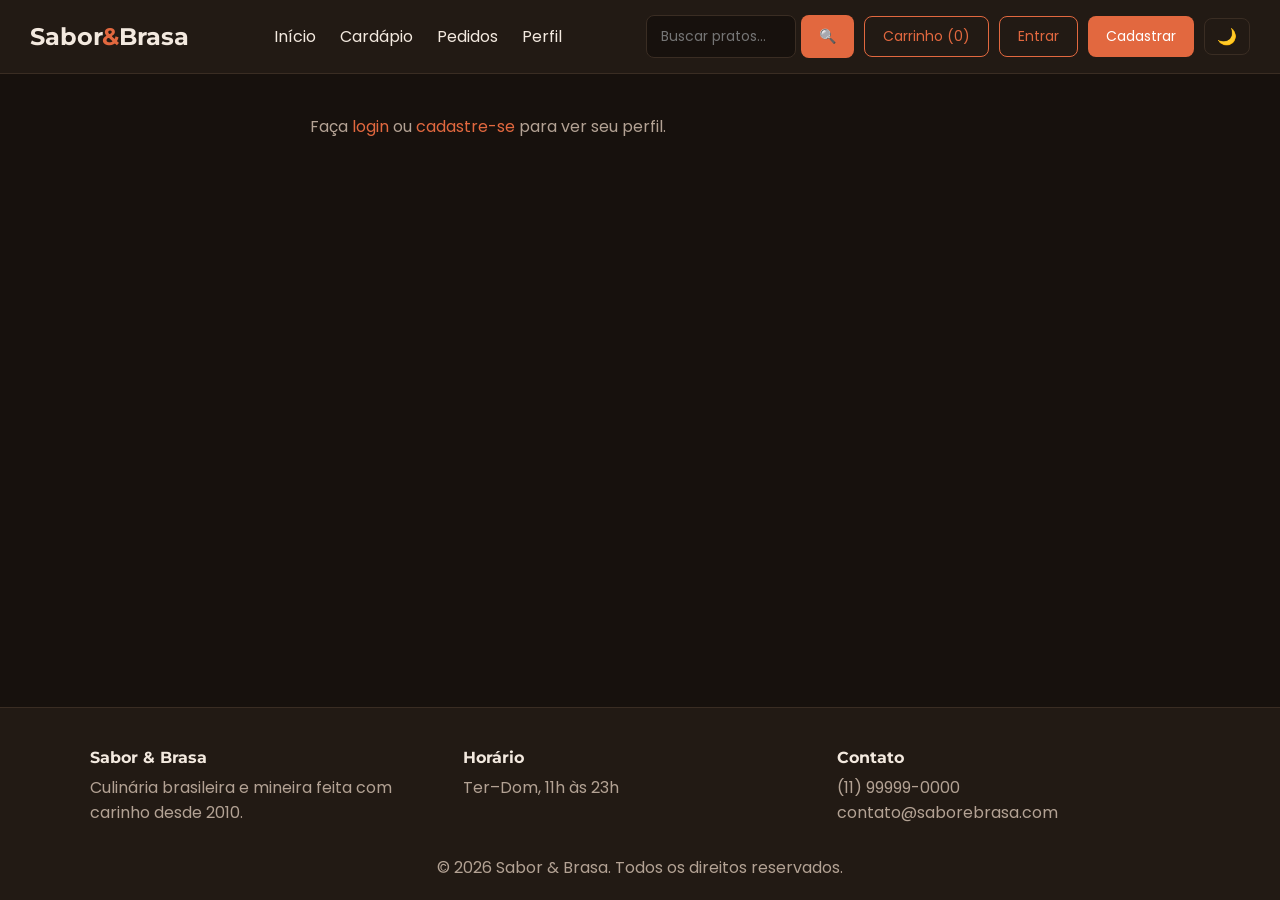
<file: perfil.html>
<!DOCTYPE html>
<html lang="pt-BR">
<head>
    <meta charset="UTF-8">
    <meta name="viewport" content="width=device-width, initial-scale=1.0">
    <link rel="preconnect" href="https://fonts.googleapis.com">
    <link rel="preconnect" href="https://fonts.gstatic.com" crossorigin>
    <link href="https://fonts.googleapis.com/css2?family=Montserrat:ital,wght@0,100..900;1,100..900&family=Poppins:wght@300;400;500;600;700&display=swap" rel="stylesheet">
    <link rel="stylesheet" href="style.css">
    <title>Meu perfil — Sabor & Brasa</title>
</head>
<body id="pagina-perfil">
    <div class="header">
        <a class="logo" href="index.html">Sabor<span>&</span>Brasa</a>
        <div class="header-menu">
            <a href="index.html">Início</a>
            <a href="produtos.html">Cardápio</a>
            <a href="pedidos.html">Pedidos</a>
            <a href="perfil.html">Perfil</a>
        </div>
        <div class="header-direita">
            <form id="form-busca" class="form-busca">
                <input id="busca-header" class="campo-input" type="text" maxlength="40" placeholder="Buscar pratos...">
                <button class="btn" aria-label="Buscar">🔍</button>
            </form>
            <a class="btn-contorno" href="carrinho.html">Carrinho (<span id="contador">0</span>)</a>
            <span id="saudacao" class="saudacao escondido"></span>
            <button id="btn-sair" class="btn-contorno escondido">Sair</button>
            <button id="btn-login" class="btn-contorno">Entrar</button>
            <a id="btn-cadastro" class="btn" href="cadastro.html">Cadastrar</a>
            <button id="btn-tema" class="btn-tema">🌙</button>
        </div>
    </div>

    <div class="conteudo conteudo-estreito">
        <p id="aviso-perfil" class="texto-suave">Faça <a href="#" id="link-login">login</a> ou <a href="cadastro.html">cadastre-se</a> para ver seu perfil.</p>
        <div id="caixa-perfil" class="card-form escondido">
            <h1>Meus <span>dados</span></h1>
            <form id="form-perfil" class="form">
                <div>
                    <label class="form-label" for="nome">Nome completo</label>
                    <input id="nome" class="campo-input" type="text" maxlength="60" required>
                </div>
                <div class="form-linha">
                    <div>
                        <label class="form-label" for="cpf">CPF</label>
                        <input id="cpf" class="campo-input" type="text" maxlength="14" readonly>
                    </div>
                    <div>
                        <label class="form-label" for="nasc">Data de nascimento</label>
                        <input id="nasc" class="campo-input" type="text" maxlength="10">
                    </div>
                    <div>
                        <label class="form-label" for="tel">Telefone</label>
                        <input id="tel" class="campo-input" type="text" maxlength="15" required>
                    </div>
                    <div>
                        <label class="form-label" for="cep">CEP</label>
                        <input id="cep" class="campo-input" type="text" maxlength="9" required>
                    </div>
                    <div>
                        <label class="form-label" for="endereco">Endereço</label>
                        <input id="endereco" class="campo-input" type="text" maxlength="80" required>
                    </div>
                    <div>
                        <label class="form-label" for="numero">Número</label>
                        <input id="numero" class="campo-input" type="text" maxlength="6" required>
                    </div>
                </div>
                <div>
                    <label class="form-label" for="email">E-mail</label>
                    <input id="email" class="campo-input" type="email" maxlength="60" readonly>
                </div>
                <button class="btn">Salvar alterações</button>
            </form>
        </div>
    </div>

    <div class="footer">
        <div class="footer-cont">
            <div class="footer-col">
                <h4>Sabor & Brasa</h4>
                <p>Culinária brasileira e mineira feita com carinho desde 2010.</p>
            </div>
            <div class="footer-col">
                <h4>Horário</h4>
                <p>Ter–Dom, 11h às 23h</p>
            </div>
            <div class="footer-col">
                <h4>Contato</h4>
                <p>(11) 99999-0000</p>
                <p>contato@saborebrasa.com</p>
            </div>
        </div>
        <p class="footer-direitos">© 2026 Sabor & Brasa. Todos os direitos reservados.</p>
    </div>

    <dialog id="modal-login" class="modal">
        <div class="modal-topo">
            <h2>Entrar</h2>
            <button id="fechar-modal" class="btn-contorno">✕</button>
        </div>
        <form id="form-login" class="form">
            <div>
                <label class="form-label" for="login-email">E-mail</label>
                <input id="login-email" class="campo-input" type="email" maxlength="60" required>
            </div>
            <div>
                <label class="form-label" for="login-senha">Senha</label>
                <input id="login-senha" class="campo-input" type="password" minlength="6" maxlength="20" required>
            </div>
            <p id="erro-login" class="erro escondido">E-mail ou senha inválidos</p>
            <button class="btn">Entrar</button>
            <p class="texto-suave">Não tem conta? <a href="cadastro.html">Cadastre-se</a></p>
        </form>
    </dialog>

    <div id="aviso" class="aviso"></div>

    <script src="script.js"></script>
</body>
</html>
</file>
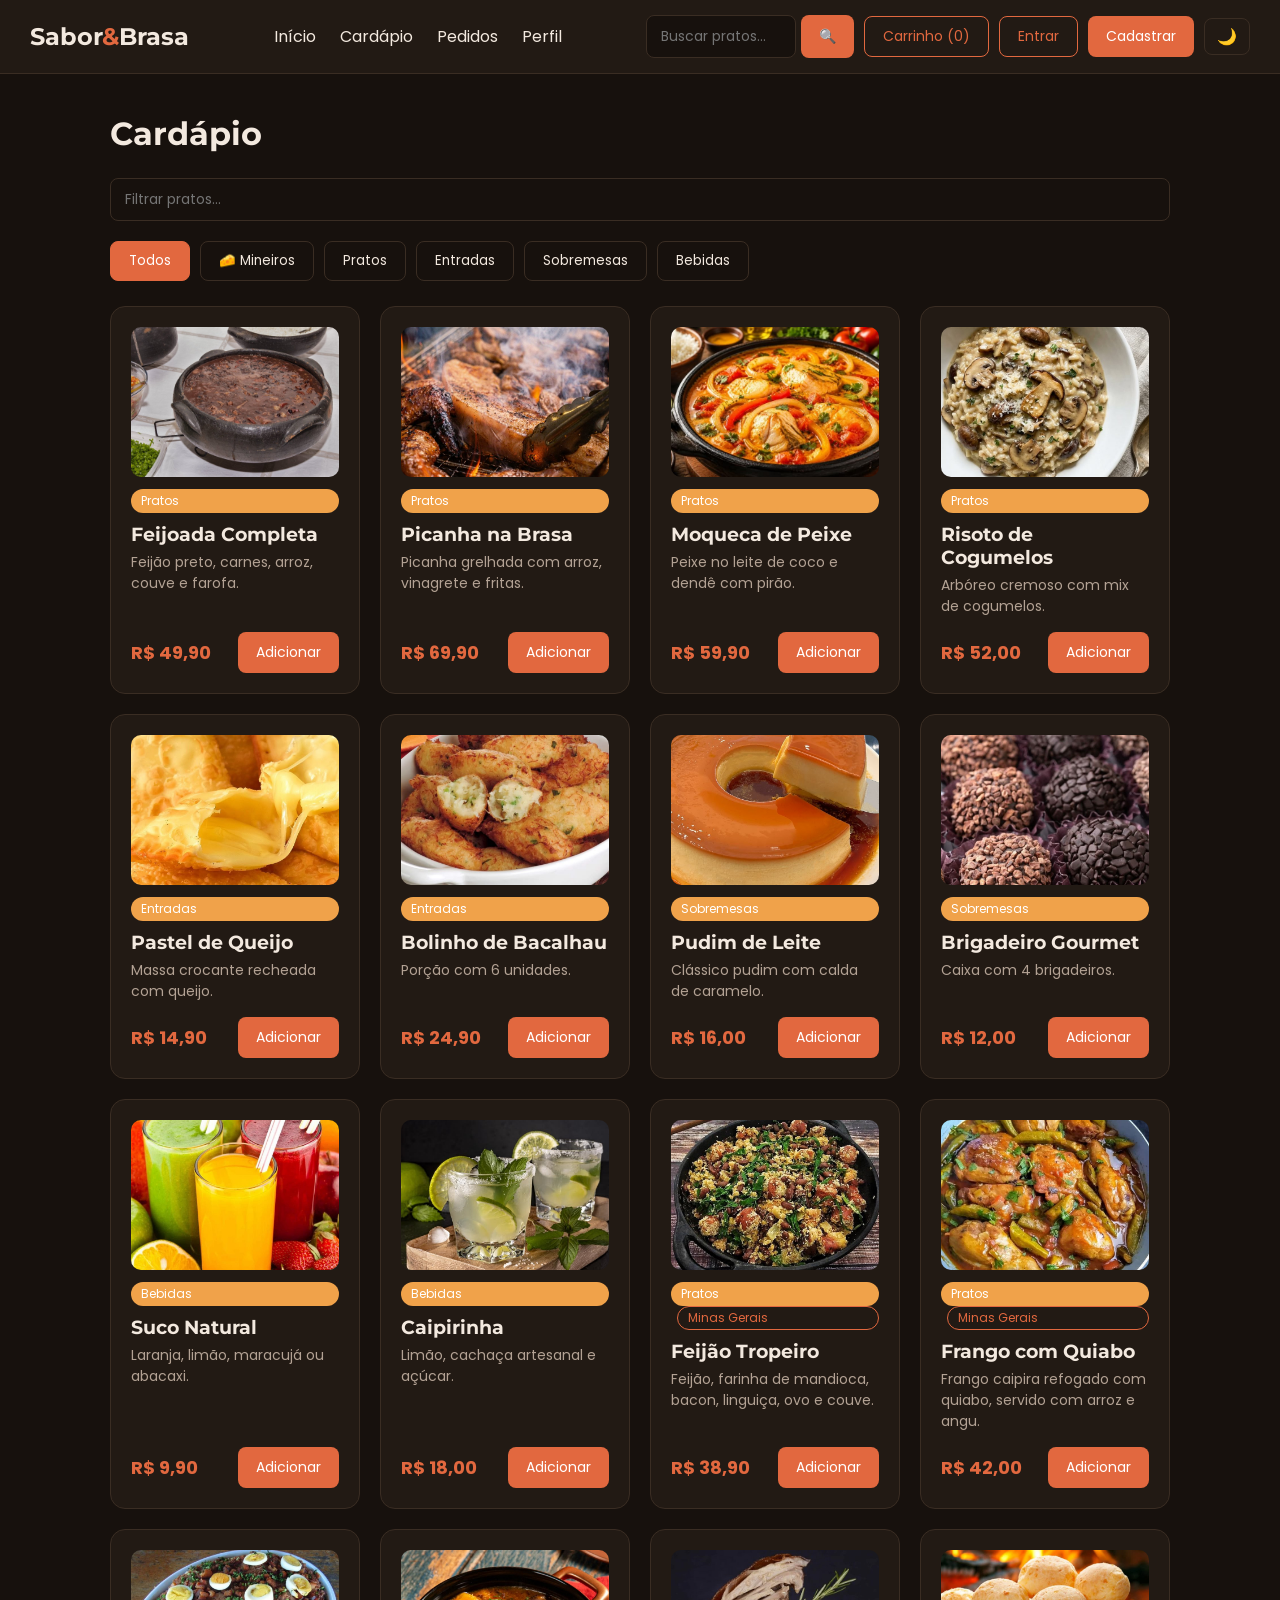
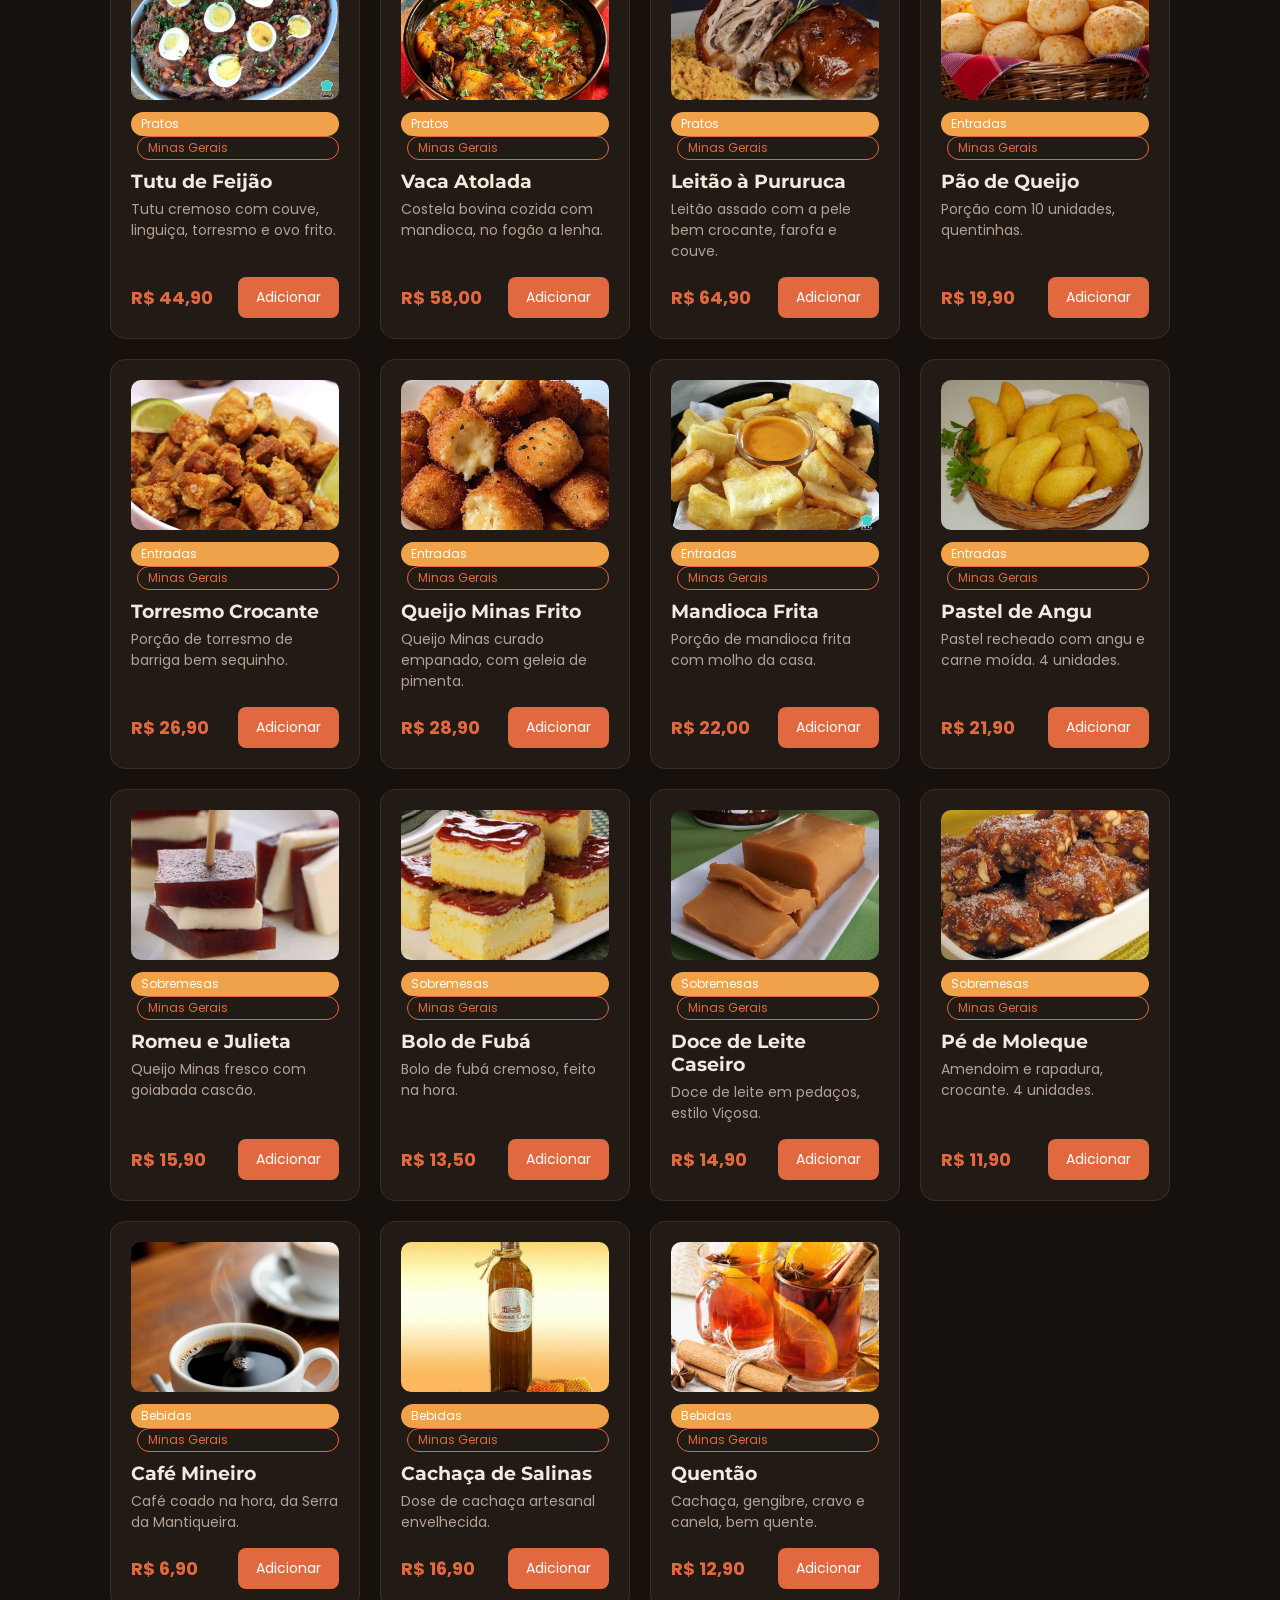
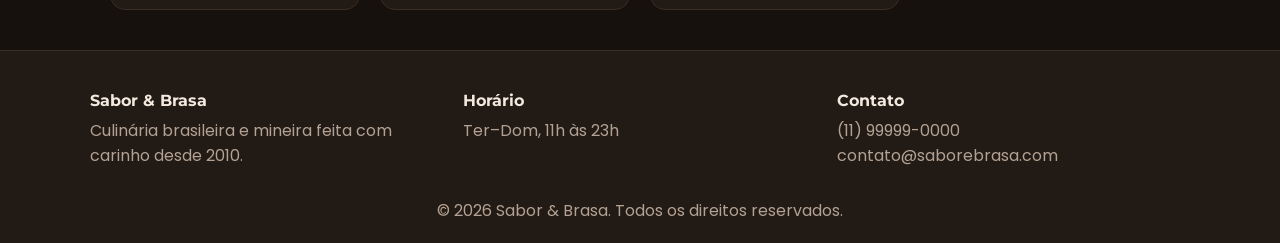
<file: produtos.html>
<!DOCTYPE html>
<html lang="pt-BR">
<head>
    <meta charset="UTF-8">
    <meta name="viewport" content="width=device-width, initial-scale=1.0">
    <link rel="preconnect" href="https://fonts.googleapis.com">
    <link rel="preconnect" href="https://fonts.gstatic.com" crossorigin>
    <link href="https://fonts.googleapis.com/css2?family=Montserrat:ital,wght@0,100..900;1,100..900&family=Poppins:wght@300;400;500;600;700&display=swap" rel="stylesheet">
    <link rel="stylesheet" href="style.css">
    <title>Cardápio — Sabor & Brasa</title>
</head>
<body id="pagina-produtos">
    <div class="header">
        <a class="logo" href="index.html">Sabor<span>&</span>Brasa</a>
        <div class="header-menu">
            <a href="index.html">Início</a>
            <a href="produtos.html">Cardápio</a>
            <a href="pedidos.html">Pedidos</a>
            <a href="perfil.html">Perfil</a>
        </div>
        <div class="header-direita">
            <form id="form-busca" class="form-busca">
                <input id="busca-header" class="campo-input" type="text" maxlength="40" placeholder="Buscar pratos...">
                <button class="btn" aria-label="Buscar">🔍</button>
            </form>
            <a class="btn-contorno" href="carrinho.html">Carrinho (<span id="contador">0</span>)</a>
            <span id="saudacao" class="saudacao escondido"></span>
            <button id="btn-sair" class="btn-contorno escondido">Sair</button>
            <button id="btn-login" class="btn-contorno">Entrar</button>
            <a id="btn-cadastro" class="btn" href="cadastro.html">Cadastrar</a>
            <button id="btn-tema" class="btn-tema">🌙</button>
        </div>
    </div>

    <div class="conteudo">
        <h1>Cardápio</h1>
        <input id="filtro-texto" class="campo-input campo-filtro" type="text" maxlength="40" placeholder="Filtrar pratos...">
        <div class="filtros">
            <button class="btn-filtro ativo" data-categoria="Todos">Todos</button>
            <button class="btn-filtro" data-categoria="Mineiros">🧀 Mineiros</button>
            <button class="btn-filtro" data-categoria="Pratos">Pratos</button>
            <button class="btn-filtro" data-categoria="Entradas">Entradas</button>
            <button class="btn-filtro" data-categoria="Sobremesas">Sobremesas</button>
            <button class="btn-filtro" data-categoria="Bebidas">Bebidas</button>
        </div>
        <div class="grid-produtos" id="lista-produtos">
                <div class="card-produto" data-categoria="Pratos">
                    <div class="card-emoji">
                    <img class="card-foto escondido" data-id="1" alt="Feijoada Completa">
                    <span class="emoji-texto">🍲</span>
                </div>
                    <span class="card-categoria">Pratos</span>
                    <h3>Feijoada Completa</h3>
                    <p>Feijão preto, carnes, arroz, couve e farofa.</p>
                    <div class="card-rodape">
                        <span class="preco">R$ 49,90</span>
                        <button class="btn btn-add" data-id="1">Adicionar</button>
                    </div>
                </div>
                <div class="card-produto" data-categoria="Pratos">
                    <div class="card-emoji">
                    <img class="card-foto escondido" data-id="2" alt="Picanha na Brasa">
                    <span class="emoji-texto">🥩</span>
                </div>
                    <span class="card-categoria">Pratos</span>
                    <h3>Picanha na Brasa</h3>
                    <p>Picanha grelhada com arroz, vinagrete e fritas.</p>
                    <div class="card-rodape">
                        <span class="preco">R$ 69,90</span>
                        <button class="btn btn-add" data-id="2">Adicionar</button>
                    </div>
                </div>
                <div class="card-produto" data-categoria="Pratos">
                    <div class="card-emoji">
                    <img class="card-foto escondido" data-id="3" alt="Moqueca de Peixe">
                    <span class="emoji-texto">🐟</span>
                </div>
                    <span class="card-categoria">Pratos</span>
                    <h3>Moqueca de Peixe</h3>
                    <p>Peixe no leite de coco e dendê com pirão.</p>
                    <div class="card-rodape">
                        <span class="preco">R$ 59,90</span>
                        <button class="btn btn-add" data-id="3">Adicionar</button>
                    </div>
                </div>
                <div class="card-produto" data-categoria="Pratos">
                    <div class="card-emoji">
                    <img class="card-foto escondido" data-id="4" alt="Risoto de Cogumelos">
                    <span class="emoji-texto">🍚</span>
                </div>
                    <span class="card-categoria">Pratos</span>
                    <h3>Risoto de Cogumelos</h3>
                    <p>Arbóreo cremoso com mix de cogumelos.</p>
                    <div class="card-rodape">
                        <span class="preco">R$ 52,00</span>
                        <button class="btn btn-add" data-id="4">Adicionar</button>
                    </div>
                </div>
                <div class="card-produto" data-categoria="Entradas">
                    <div class="card-emoji">
                    <img class="card-foto escondido" data-id="5" alt="Pastel de Queijo">
                    <span class="emoji-texto">🥟</span>
                </div>
                    <span class="card-categoria">Entradas</span>
                    <h3>Pastel de Queijo</h3>
                    <p>Massa crocante recheada com queijo.</p>
                    <div class="card-rodape">
                        <span class="preco">R$ 14,90</span>
                        <button class="btn btn-add" data-id="5">Adicionar</button>
                    </div>
                </div>
                <div class="card-produto" data-categoria="Entradas">
                    <div class="card-emoji">
                    <img class="card-foto escondido" data-id="6" alt="Bolinho de Bacalhau">
                    <span class="emoji-texto">🧆</span>
                </div>
                    <span class="card-categoria">Entradas</span>
                    <h3>Bolinho de Bacalhau</h3>
                    <p>Porção com 6 unidades.</p>
                    <div class="card-rodape">
                        <span class="preco">R$ 24,90</span>
                        <button class="btn btn-add" data-id="6">Adicionar</button>
                    </div>
                </div>
                <div class="card-produto" data-categoria="Sobremesas">
                    <div class="card-emoji">
                    <img class="card-foto escondido" data-id="7" alt="Pudim de Leite">
                    <span class="emoji-texto">🍮</span>
                </div>
                    <span class="card-categoria">Sobremesas</span>
                    <h3>Pudim de Leite</h3>
                    <p>Clássico pudim com calda de caramelo.</p>
                    <div class="card-rodape">
                        <span class="preco">R$ 16,00</span>
                        <button class="btn btn-add" data-id="7">Adicionar</button>
                    </div>
                </div>
                <div class="card-produto" data-categoria="Sobremesas">
                    <div class="card-emoji">
                    <img class="card-foto escondido" data-id="8" alt="Brigadeiro Gourmet">
                    <span class="emoji-texto">🍫</span>
                </div>
                    <span class="card-categoria">Sobremesas</span>
                    <h3>Brigadeiro Gourmet</h3>
                    <p>Caixa com 4 brigadeiros.</p>
                    <div class="card-rodape">
                        <span class="preco">R$ 12,00</span>
                        <button class="btn btn-add" data-id="8">Adicionar</button>
                    </div>
                </div>
                <div class="card-produto" data-categoria="Bebidas">
                    <div class="card-emoji">
                    <img class="card-foto escondido" data-id="9" alt="Suco Natural">
                    <span class="emoji-texto">🧃</span>
                </div>
                    <span class="card-categoria">Bebidas</span>
                    <h3>Suco Natural</h3>
                    <p>Laranja, limão, maracujá ou abacaxi.</p>
                    <div class="card-rodape">
                        <span class="preco">R$ 9,90</span>
                        <button class="btn btn-add" data-id="9">Adicionar</button>
                    </div>
                </div>
                <div class="card-produto" data-categoria="Bebidas">
                    <div class="card-emoji">
                    <img class="card-foto escondido" data-id="10" alt="Caipirinha">
                    <span class="emoji-texto">🍹</span>
                </div>
                    <span class="card-categoria">Bebidas</span>
                    <h3>Caipirinha</h3>
                    <p>Limão, cachaça artesanal e açúcar.</p>
                    <div class="card-rodape">
                        <span class="preco">R$ 18,00</span>
                        <button class="btn btn-add" data-id="10">Adicionar</button>
                    </div>
                </div>
                <div class="card-produto" data-categoria="Pratos" data-origem="Minas">
                    <div class="card-emoji">
                    <img class="card-foto escondido" data-id="11" alt="Feijão Tropeiro">
                    <span class="emoji-texto">🍛</span>
                </div>
                    <span class="card-categoria">Pratos</span>
                    <span class="card-selo">Minas Gerais</span>
                    <h3>Feijão Tropeiro</h3>
                    <p>Feijão, farinha de mandioca, bacon, linguiça, ovo e couve.</p>
                    <div class="card-rodape">
                        <span class="preco">R$ 38,90</span>
                        <button class="btn btn-add" data-id="11">Adicionar</button>
                    </div>
                </div>
                <div class="card-produto" data-categoria="Pratos" data-origem="Minas">
                    <div class="card-emoji">
                    <img class="card-foto escondido" data-id="12" alt="Frango com Quiabo">
                    <span class="emoji-texto">🍗</span>
                </div>
                    <span class="card-categoria">Pratos</span>
                    <span class="card-selo">Minas Gerais</span>
                    <h3>Frango com Quiabo</h3>
                    <p>Frango caipira refogado com quiabo, servido com arroz e angu.</p>
                    <div class="card-rodape">
                        <span class="preco">R$ 42,00</span>
                        <button class="btn btn-add" data-id="12">Adicionar</button>
                    </div>
                </div>
                <div class="card-produto" data-categoria="Pratos" data-origem="Minas">
                    <div class="card-emoji">
                    <img class="card-foto escondido" data-id="13" alt="Tutu de Feijão">
                    <span class="emoji-texto">🥘</span>
                </div>
                    <span class="card-categoria">Pratos</span>
                    <span class="card-selo">Minas Gerais</span>
                    <h3>Tutu de Feijão</h3>
                    <p>Tutu cremoso com couve, linguiça, torresmo e ovo frito.</p>
                    <div class="card-rodape">
                        <span class="preco">R$ 44,90</span>
                        <button class="btn btn-add" data-id="13">Adicionar</button>
                    </div>
                </div>
                <div class="card-produto" data-categoria="Pratos" data-origem="Minas">
                    <div class="card-emoji">
                    <img class="card-foto escondido" data-id="14" alt="Vaca Atolada">
                    <span class="emoji-texto">🍖</span>
                </div>
                    <span class="card-categoria">Pratos</span>
                    <span class="card-selo">Minas Gerais</span>
                    <h3>Vaca Atolada</h3>
                    <p>Costela bovina cozida com mandioca, no fogão a lenha.</p>
                    <div class="card-rodape">
                        <span class="preco">R$ 58,00</span>
                        <button class="btn btn-add" data-id="14">Adicionar</button>
                    </div>
                </div>
                <div class="card-produto" data-categoria="Pratos" data-origem="Minas">
                    <div class="card-emoji">
                    <img class="card-foto escondido" data-id="15" alt="Leitão à Pururuca">
                    <span class="emoji-texto">🐖</span>
                </div>
                    <span class="card-categoria">Pratos</span>
                    <span class="card-selo">Minas Gerais</span>
                    <h3>Leitão à Pururuca</h3>
                    <p>Leitão assado com a pele bem crocante, farofa e couve.</p>
                    <div class="card-rodape">
                        <span class="preco">R$ 64,90</span>
                        <button class="btn btn-add" data-id="15">Adicionar</button>
                    </div>
                </div>
                <div class="card-produto" data-categoria="Entradas" data-origem="Minas">
                    <div class="card-emoji">
                    <img class="card-foto escondido" data-id="16" alt="Pão de Queijo">
                    <span class="emoji-texto">🧀</span>
                </div>
                    <span class="card-categoria">Entradas</span>
                    <span class="card-selo">Minas Gerais</span>
                    <h3>Pão de Queijo</h3>
                    <p>Porção com 10 unidades, quentinhas.</p>
                    <div class="card-rodape">
                        <span class="preco">R$ 19,90</span>
                        <button class="btn btn-add" data-id="16">Adicionar</button>
                    </div>
                </div>
                <div class="card-produto" data-categoria="Entradas" data-origem="Minas">
                    <div class="card-emoji">
                    <img class="card-foto escondido" data-id="17" alt="Torresmo Crocante">
                    <span class="emoji-texto">🥓</span>
                </div>
                    <span class="card-categoria">Entradas</span>
                    <span class="card-selo">Minas Gerais</span>
                    <h3>Torresmo Crocante</h3>
                    <p>Porção de torresmo de barriga bem sequinho.</p>
                    <div class="card-rodape">
                        <span class="preco">R$ 26,90</span>
                        <button class="btn btn-add" data-id="17">Adicionar</button>
                    </div>
                </div>
                <div class="card-produto" data-categoria="Entradas" data-origem="Minas">
                    <div class="card-emoji">
                    <img class="card-foto escondido" data-id="18" alt="Queijo Minas Frito">
                    <span class="emoji-texto">🍢</span>
                </div>
                    <span class="card-categoria">Entradas</span>
                    <span class="card-selo">Minas Gerais</span>
                    <h3>Queijo Minas Frito</h3>
                    <p>Queijo Minas curado empanado, com geleia de pimenta.</p>
                    <div class="card-rodape">
                        <span class="preco">R$ 28,90</span>
                        <button class="btn btn-add" data-id="18">Adicionar</button>
                    </div>
                </div>
                <div class="card-produto" data-categoria="Entradas" data-origem="Minas">
                    <div class="card-emoji">
                    <img class="card-foto escondido" data-id="19" alt="Mandioca Frita">
                    <span class="emoji-texto">🍟</span>
                </div>
                    <span class="card-categoria">Entradas</span>
                    <span class="card-selo">Minas Gerais</span>
                    <h3>Mandioca Frita</h3>
                    <p>Porção de mandioca frita com molho da casa.</p>
                    <div class="card-rodape">
                        <span class="preco">R$ 22,00</span>
                        <button class="btn btn-add" data-id="19">Adicionar</button>
                    </div>
                </div>
                <div class="card-produto" data-categoria="Entradas" data-origem="Minas">
                    <div class="card-emoji">
                    <img class="card-foto escondido" data-id="20" alt="Pastel de Angu">
                    <span class="emoji-texto">🌽</span>
                </div>
                    <span class="card-categoria">Entradas</span>
                    <span class="card-selo">Minas Gerais</span>
                    <h3>Pastel de Angu</h3>
                    <p>Pastel recheado com angu e carne moída. 4 unidades.</p>
                    <div class="card-rodape">
                        <span class="preco">R$ 21,90</span>
                        <button class="btn btn-add" data-id="20">Adicionar</button>
                    </div>
                </div>
                <div class="card-produto" data-categoria="Sobremesas" data-origem="Minas">
                    <div class="card-emoji">
                    <img class="card-foto escondido" data-id="21" alt="Romeu e Julieta">
                    <span class="emoji-texto">🍰</span>
                </div>
                    <span class="card-categoria">Sobremesas</span>
                    <span class="card-selo">Minas Gerais</span>
                    <h3>Romeu e Julieta</h3>
                    <p>Queijo Minas fresco com goiabada cascão.</p>
                    <div class="card-rodape">
                        <span class="preco">R$ 15,90</span>
                        <button class="btn btn-add" data-id="21">Adicionar</button>
                    </div>
                </div>
                <div class="card-produto" data-categoria="Sobremesas" data-origem="Minas">
                    <div class="card-emoji">
                    <img class="card-foto escondido" data-id="22" alt="Bolo de Fubá">
                    <span class="emoji-texto">🧁</span>
                </div>
                    <span class="card-categoria">Sobremesas</span>
                    <span class="card-selo">Minas Gerais</span>
                    <h3>Bolo de Fubá</h3>
                    <p>Bolo de fubá cremoso, feito na hora.</p>
                    <div class="card-rodape">
                        <span class="preco">R$ 13,50</span>
                        <button class="btn btn-add" data-id="22">Adicionar</button>
                    </div>
                </div>
                <div class="card-produto" data-categoria="Sobremesas" data-origem="Minas">
                    <div class="card-emoji">
                    <img class="card-foto escondido" data-id="23" alt="Doce de Leite Caseiro">
                    <span class="emoji-texto">🍯</span>
                </div>
                    <span class="card-categoria">Sobremesas</span>
                    <span class="card-selo">Minas Gerais</span>
                    <h3>Doce de Leite Caseiro</h3>
                    <p>Doce de leite em pedaços, estilo Viçosa.</p>
                    <div class="card-rodape">
                        <span class="preco">R$ 14,90</span>
                        <button class="btn btn-add" data-id="23">Adicionar</button>
                    </div>
                </div>
                <div class="card-produto" data-categoria="Sobremesas" data-origem="Minas">
                    <div class="card-emoji">
                    <img class="card-foto escondido" data-id="24" alt="Pé de Moleque">
                    <span class="emoji-texto">🥜</span>
                </div>
                    <span class="card-categoria">Sobremesas</span>
                    <span class="card-selo">Minas Gerais</span>
                    <h3>Pé de Moleque</h3>
                    <p>Amendoim e rapadura, crocante. 4 unidades.</p>
                    <div class="card-rodape">
                        <span class="preco">R$ 11,90</span>
                        <button class="btn btn-add" data-id="24">Adicionar</button>
                    </div>
                </div>
                <div class="card-produto" data-categoria="Bebidas" data-origem="Minas">
                    <div class="card-emoji">
                    <img class="card-foto escondido" data-id="25" alt="Café Mineiro">
                    <span class="emoji-texto">☕</span>
                </div>
                    <span class="card-categoria">Bebidas</span>
                    <span class="card-selo">Minas Gerais</span>
                    <h3>Café Mineiro</h3>
                    <p>Café coado na hora, da Serra da Mantiqueira.</p>
                    <div class="card-rodape">
                        <span class="preco">R$ 6,90</span>
                        <button class="btn btn-add" data-id="25">Adicionar</button>
                    </div>
                </div>
                <div class="card-produto" data-categoria="Bebidas" data-origem="Minas">
                    <div class="card-emoji">
                    <img class="card-foto escondido" data-id="26" alt="Cachaça de Salinas">
                    <span class="emoji-texto">🥃</span>
                </div>
                    <span class="card-categoria">Bebidas</span>
                    <span class="card-selo">Minas Gerais</span>
                    <h3>Cachaça de Salinas</h3>
                    <p>Dose de cachaça artesanal envelhecida.</p>
                    <div class="card-rodape">
                        <span class="preco">R$ 16,90</span>
                        <button class="btn btn-add" data-id="26">Adicionar</button>
                    </div>
                </div>
                <div class="card-produto" data-categoria="Bebidas" data-origem="Minas">
                    <div class="card-emoji">
                    <img class="card-foto escondido" data-id="27" alt="Quentão">
                    <span class="emoji-texto">🍵</span>
                </div>
                    <span class="card-categoria">Bebidas</span>
                    <span class="card-selo">Minas Gerais</span>
                    <h3>Quentão</h3>
                    <p>Cachaça, gengibre, cravo e canela, bem quente.</p>
                    <div class="card-rodape">
                        <span class="preco">R$ 12,90</span>
                        <button class="btn btn-add" data-id="27">Adicionar</button>
                    </div>
                </div>
        </div>
        <p id="sem-produtos" class="texto-suave escondido">Nenhum produto encontrado.</p>
    </div>

    <div class="footer">
        <div class="footer-cont">
            <div class="footer-col">
                <h4>Sabor & Brasa</h4>
                <p>Culinária brasileira e mineira feita com carinho desde 2010.</p>
            </div>
            <div class="footer-col">
                <h4>Horário</h4>
                <p>Ter–Dom, 11h às 23h</p>
            </div>
            <div class="footer-col">
                <h4>Contato</h4>
                <p>(11) 99999-0000</p>
                <p>contato@saborebrasa.com</p>
            </div>
        </div>
        <p class="footer-direitos">© 2026 Sabor & Brasa. Todos os direitos reservados.</p>
    </div>

    <dialog id="modal-login" class="modal">
        <div class="modal-topo">
            <h2>Entrar</h2>
            <button id="fechar-modal" class="btn-contorno">✕</button>
        </div>
        <form id="form-login" class="form">
            <div>
                <label class="form-label" for="login-email">E-mail</label>
                <input id="login-email" class="campo-input" type="email" maxlength="60" required>
            </div>
            <div>
                <label class="form-label" for="login-senha">Senha</label>
                <input id="login-senha" class="campo-input" type="password" minlength="6" maxlength="20" required>
            </div>
            <p id="erro-login" class="erro escondido">E-mail ou senha inválidos</p>
            <button class="btn">Entrar</button>
            <p class="texto-suave">Não tem conta? <a href="cadastro.html">Cadastre-se</a></p>
        </form>
    </dialog>

    <div id="aviso" class="aviso"></div>

    <script src="script.js"></script>
</body>
</html>
</file>
<file: style.css>
:root{
    --bg: #17110d;
    --superficie: #221a14;
    --texto: #f3e9df;
    --texto-suave: #b3a294;
    --cor-destaque: #e2683f;
    --cor-destaque-2: #f0a24a;
    --cor-borda: #3a2d23;
    --largura: 1100px;
}

body.tema-claro{
    --bg: #fbf7f2;
    --superficie: #ffffff;
    --texto: #2a1d15;
    --texto-suave: #7a6a5e;
    --cor-destaque: #b5452a;
    --cor-destaque-2: #d9822b;
    --cor-borda: #eadfd4;
}

*{
    margin: 0;
    padding: 0;
    box-sizing: border-box;
}

body{
    background-color: var(--bg);
    color: var(--texto);
    font-family: "Poppins", sans-serif;
    min-height: 100vh;
    display: flex;
    flex-direction: column;
}

h1,h2,h3,h4,h5,h6{
    font-family: "Montserrat", sans-serif;
}

h1 span,
h2 span{
    color: var(--cor-destaque);
}

a{
    text-decoration: none;
    color: var(--cor-destaque);
}

.escondido{
    display: none !important;
}

.texto-suave{
    color: var(--texto-suave);
}

.header{
    background-color: var(--superficie);
    border-bottom: solid 1px var(--cor-borda);
    padding: 15px 30px;
    display: flex;
    justify-content: space-between;
    align-items: center;
    flex-wrap: wrap;
    gap: 15px;
    position: sticky;
    top: 0;
    z-index: 10;
}

.logo{
    font-family: "Montserrat", sans-serif;
    font-size: 24px;
    font-weight: bold;
    color: var(--texto);
}

.logo span{
    color: var(--cor-destaque);
}

.header-menu a{
    margin-left: 10px;
    margin-right: 10px;
    color: var(--texto);
    transition: 0.3s;
}

.header-menu a:hover{
    color: var(--cor-destaque);
}

.header-direita{
    display: flex;
    align-items: center;
    gap: 10px;
    flex-wrap: wrap;
}

.form-busca{
    display: flex;
    gap: 5px;
}

.saudacao{
    color: var(--texto-suave);
}

.btn-tema{
    cursor: pointer;
    background-color: transparent;
    border: solid 1px var(--cor-borda);
    border-radius: 8px;
    padding: 8px 12px;
    font-size: 16px;
}

.btn{
    cursor: pointer;
    border: none;
    background-color: var(--cor-destaque);
    color: white;
    padding: 10px 18px;
    border-radius: 8px;
    font-family: "Poppins", sans-serif;
    font-size: 14px;
    transition: 0.3s;
}

.btn:hover{
    opacity: 0.85;
    transform: translateY(-2px);
}

.btn-contorno{
    cursor: pointer;
    background-color: transparent;
    color: var(--cor-destaque);
    border: solid 1px var(--cor-destaque);
    padding: 9px 18px;
    border-radius: 8px;
    font-family: "Poppins", sans-serif;
    font-size: 14px;
    transition: 0.3s;
}

.btn-contorno:hover{
    background-color: var(--cor-destaque);
    color: white;
}

.conteudo{
    flex: 1;
    width: 100%;
    max-width: var(--largura);
    margin: 0 auto;
    padding: 40px 20px;
}

.conteudo-estreito{
    max-width: 700px;
}

.conteudo h1{
    margin-bottom: 25px;
}

.titulo-secao{
    margin-top: 60px;
    margin-bottom: 25px;
}

.hero{
    border-radius: 20px;
    padding: 80px 40px;
    background: linear-gradient(135deg, var(--cor-destaque), var(--cor-destaque-2));
    color: white;
}

.hero h1{
    font-size: 48px;
    margin-bottom: 20px;
}

.hero p{
    max-width: 560px;
    font-size: 18px;
    margin-bottom: 30px;
}

.btn-hero{
    display: inline-block;
    background-color: white;
    color: var(--cor-destaque);
    padding: 12px 24px;
    border-radius: 8px;
    font-weight: 600;
    transition: 0.3s;
}

.btn-hero:hover{
    transform: translateY(-3px);
}

.grid-produtos{
    display: grid;
    grid-template-columns: repeat(auto-fill, minmax(230px, 1fr));
    gap: 20px;
}

.card-produto{
    display: flex;
    flex-direction: column;
    background-color: var(--superficie);
    border: solid 1px var(--cor-borda);
    border-radius: 15px;
    padding: 20px;
    transition: 0.3s;
}

.card-produto:hover{
    transform: translateY(-5px);
    border-color: var(--cor-destaque);
}

.card-emoji{
    height: 150px;
    display: flex;
    align-items: center;
    justify-content: center;
    font-size: 48px;
    background-color: var(--bg);
    border-radius: 10px;
    margin-bottom: 12px;
    overflow: hidden;
}

.card-foto{
    width: 100%;
    height: 100%;
    object-fit: cover;
}

.card-emoji.tem-foto .emoji-texto{
    display: none;
}

.card-categoria{
    display: inline-block;
    background-color: var(--cor-destaque-2);
    color: white;
    font-size: 12px;
    padding: 3px 10px;
    border-radius: 20px;
}

.card-produto h3{
    margin-top: 10px;
}

.card-produto p{
    color: var(--texto-suave);
    font-size: 14px;
    margin-top: 6px;
    margin-bottom: 15px;
}

.card-rodape{
    margin-top: auto;
    display: flex;
    justify-content: space-between;
    align-items: center;
}

.preco{
    font-weight: bold;
    color: var(--cor-destaque);
    font-size: 18px;
}

.grid-info{
    display: grid;
    grid-template-columns: 1fr 1fr 1fr;
    gap: 20px;
    margin-top: 60px;
}

.card-info{
    background-color: var(--superficie);
    border: solid 1px var(--cor-borda);
    border-radius: 15px;
    padding: 25px;
}

.card-info p{
    color: var(--texto-suave);
    margin-top: 8px;
}

.campo-filtro{
    width: 100%;
    margin-bottom: 20px;
}

.filtros{
    display: flex;
    gap: 10px;
    flex-wrap: wrap;
    margin-bottom: 25px;
}

.btn-filtro{
    cursor: pointer;
    background-color: transparent;
    color: var(--texto);
    border: solid 1px var(--cor-borda);
    padding: 9px 18px;
    border-radius: 8px;
    font-family: "Poppins", sans-serif;
    transition: 0.3s;
}

.btn-filtro:hover{
    border-color: var(--cor-destaque);
}

.btn-filtro.ativo{
    background-color: var(--cor-destaque);
    border-color: var(--cor-destaque);
    color: white;
}

.card-lista{
    background-color: var(--superficie);
    border: solid 1px var(--cor-borda);
    border-radius: 15px;
    padding: 20px;
}

.linha-carrinho{
    display: flex;
    justify-content: space-between;
    align-items: center;
    flex-wrap: wrap;
    gap: 15px;
    padding: 15px 0;
    border-bottom: solid 1px var(--cor-borda);
}

.linha-qtd{
    display: flex;
    align-items: center;
    gap: 8px;
}

.btn-qtd{
    cursor: pointer;
    width: 32px;
    height: 32px;
    background-color: transparent;
    color: var(--texto);
    border: solid 1px var(--cor-borda);
    border-radius: 8px;
    font-size: 16px;
}

.btn-qtd:hover{
    border-color: var(--cor-destaque);
}

.carrinho-total{
    display: flex;
    justify-content: space-between;
    align-items: center;
    margin-top: 20px;
}

.card-pedido{
    background-color: var(--superficie);
    border: solid 1px var(--cor-borda);
    border-radius: 15px;
    padding: 20px;
    margin-bottom: 15px;
}

.card-pedido p{
    margin-top: 6px;
}

.pedido-topo{
    display: flex;
    justify-content: space-between;
    align-items: center;
}

.status{
    background-color: var(--cor-destaque-2);
    color: white;
    font-size: 13px;
    padding: 4px 12px;
    border-radius: 20px;
}

.card-form{
    background-color: var(--superficie);
    border: solid 1px var(--cor-borda);
    border-radius: 15px;
    padding: 30px;
}

.card-form p{
    margin-bottom: 20px;
}

.form{
    display: grid;
    gap: 18px;
}

.form-linha{
    display: grid;
    grid-template-columns: 1fr 1fr;
    gap: 18px;
}

.form-label{
    display: block;
    font-size: 14px;
    margin-bottom: 6px;
}

.campo-input{
    width: 100%;
    padding: 10px 14px;
    background-color: var(--bg);
    color: var(--texto);
    border: solid 1px var(--cor-borda);
    border-radius: 8px;
    font-family: "Poppins", sans-serif;
    font-size: 14px;
}

.campo-input:focus{
    outline: none;
    border-color: var(--cor-destaque);
}

.form-busca .campo-input{
    width: 150px;
}

.erro{
    color: #e24b3f;
    font-size: 14px;
}

.modal{
    margin: auto;
    width: 90%;
    max-width: 400px;
    background-color: var(--superficie);
    color: var(--texto);
    border: solid 1px var(--cor-borda);
    border-radius: 15px;
    padding: 30px;
}

.modal::backdrop{
    background-color: rgba(0, 0, 0, 0.6);
}

.modal-topo{
    display: flex;
    justify-content: space-between;
    align-items: center;
    margin-bottom: 20px;
}

.aviso{
    position: fixed;
    bottom: 20px;
    left: 50%;
    transform: translateX(-50%);
    background-color: var(--texto);
    color: var(--bg);
    padding: 12px 24px;
    border-radius: 8px;
    opacity: 0;
    transition: 0.3s;
    pointer-events: none;
    z-index: 100;
}

.aviso.mostrar{
    opacity: 1;
}

.footer{
    background-color: var(--superficie);
    border-top: solid 1px var(--cor-borda);
    padding: 40px 20px 20px 20px;
    color: var(--texto-suave);
}

.footer-cont{
    max-width: var(--largura);
    margin: 0 auto;
    display: grid;
    grid-template-columns: 1fr 1fr 1fr;
    gap: 20px;
}

.footer-col h4{
    color: var(--texto);
    margin-bottom: 8px;
}

.footer-direitos{
    text-align: center;
    margin-top: 30px;
}

.acoes-pedidos{
    display: flex;
    align-items: center;
    gap: 15px;
    flex-wrap: wrap;
    margin-bottom: 20px;
}

.card-selo{
    display: inline-block;
    border: solid 1px var(--cor-destaque);
    color: var(--cor-destaque);
    font-size: 12px;
    padding: 2px 10px;
    border-radius: 20px;
    margin-left: 6px;
}

.texto-secao{
    margin-top: -15px;
    margin-bottom: 25px;
}

.acoes-pedidos{
    margin-bottom: 25px;
}

.acoes-pedidos p{
    margin-top: 8px;
    font-size: 14px;
}
</file>
